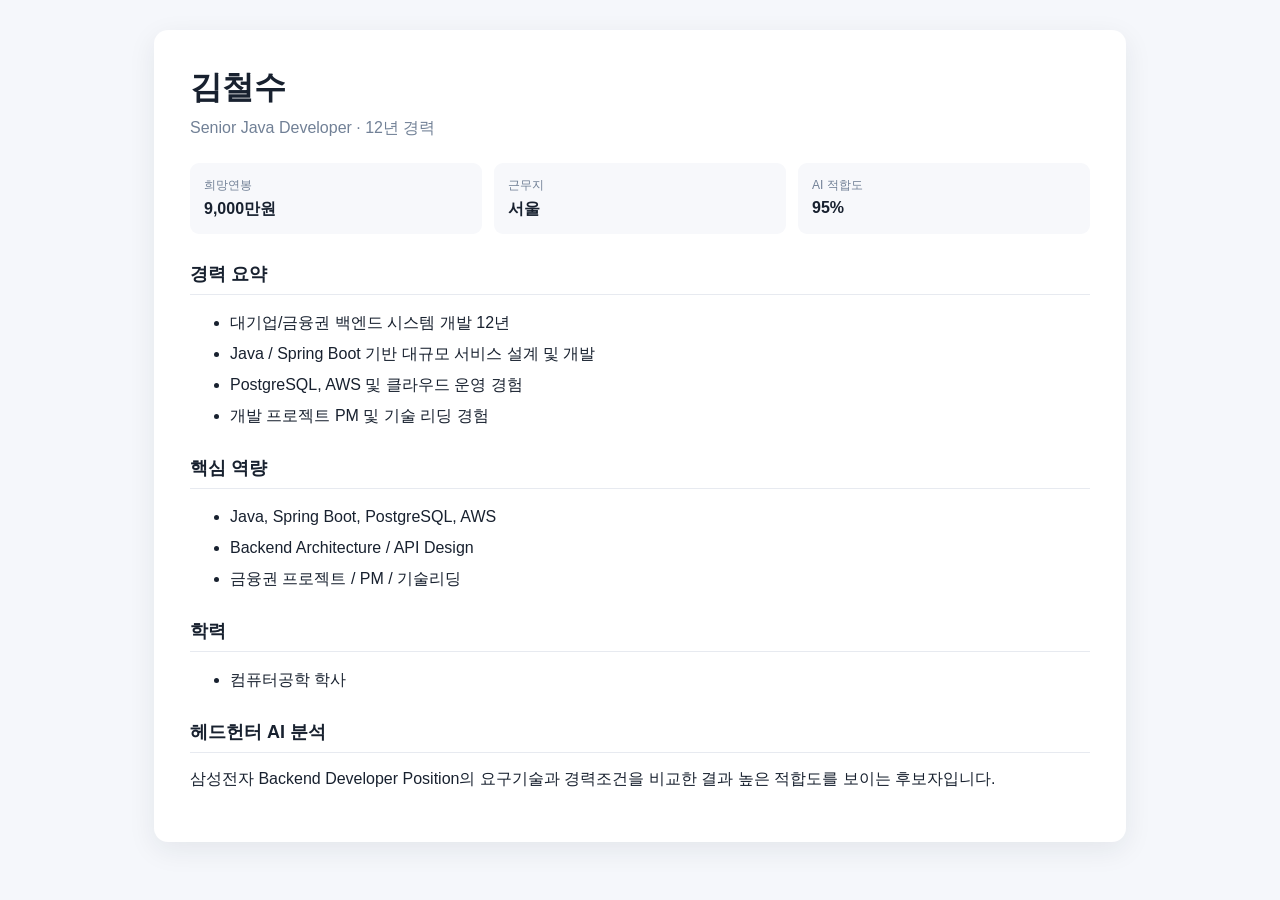
<file: demo_resume_kimcheolsu.html>
<!DOCTYPE html>
<html lang="ko">
<head>
<meta charset="UTF-8">
<meta name="viewport" content="width=device-width, initial-scale=1.0">
<title>김철수 이력서 - Demo</title>
<style>
body{font-family:Arial,'Noto Sans KR',sans-serif;background:#f5f7fb;margin:0;color:#18212f}
.wrap{max-width:900px;margin:30px auto;background:#fff;padding:36px;border-radius:14px;box-shadow:0 8px 28px rgba(31,41,55,.08)}
h1{margin:0 0 8px}.muted{color:#718096}.grid{display:grid;grid-template-columns:repeat(3,1fr);gap:12px;margin:24px 0}
.box{background:#f7f8fb;padding:14px;border-radius:9px}.label{font-size:12px;color:#718096}.value{font-weight:700;margin-top:5px}
h2{font-size:18px;border-bottom:1px solid #e7eaf0;padding-bottom:8px;margin-top:28px}
li{margin:7px 0;line-height:1.5}
@media(max-width:600px){.wrap{margin:0;border-radius:0;padding:22px}.grid{grid-template-columns:1fr 1fr}}
</style>
</head>
<body><div class="wrap">
<h1>김철수</h1><div class="muted">Senior Java Developer · 12년 경력</div>
<div class="grid">
<div class="box"><div class="label">희망연봉</div><div class="value">9,000만원</div></div>
<div class="box"><div class="label">근무지</div><div class="value">서울</div></div>
<div class="box"><div class="label">AI 적합도</div><div class="value">95%</div></div>
</div>
<h2>경력 요약</h2>
<ul><li>대기업/금융권 백엔드 시스템 개발 12년</li><li>Java / Spring Boot 기반 대규모 서비스 설계 및 개발</li><li>PostgreSQL, AWS 및 클라우드 운영 경험</li><li>개발 프로젝트 PM 및 기술 리딩 경험</li></ul>
<h2>핵심 역량</h2>
<ul><li>Java, Spring Boot, PostgreSQL, AWS</li><li>Backend Architecture / API Design</li><li>금융권 프로젝트 / PM / 기술리딩</li></ul>
<h2>학력</h2>
<ul><li>컴퓨터공학 학사</li></ul>
<h2>헤드헌터 AI 분석</h2>
<p>삼성전자 Backend Developer Position의 요구기술과 경력조건을 비교한 결과 높은 적합도를 보이는 후보자입니다.</p>
</div></body></html>
</file>
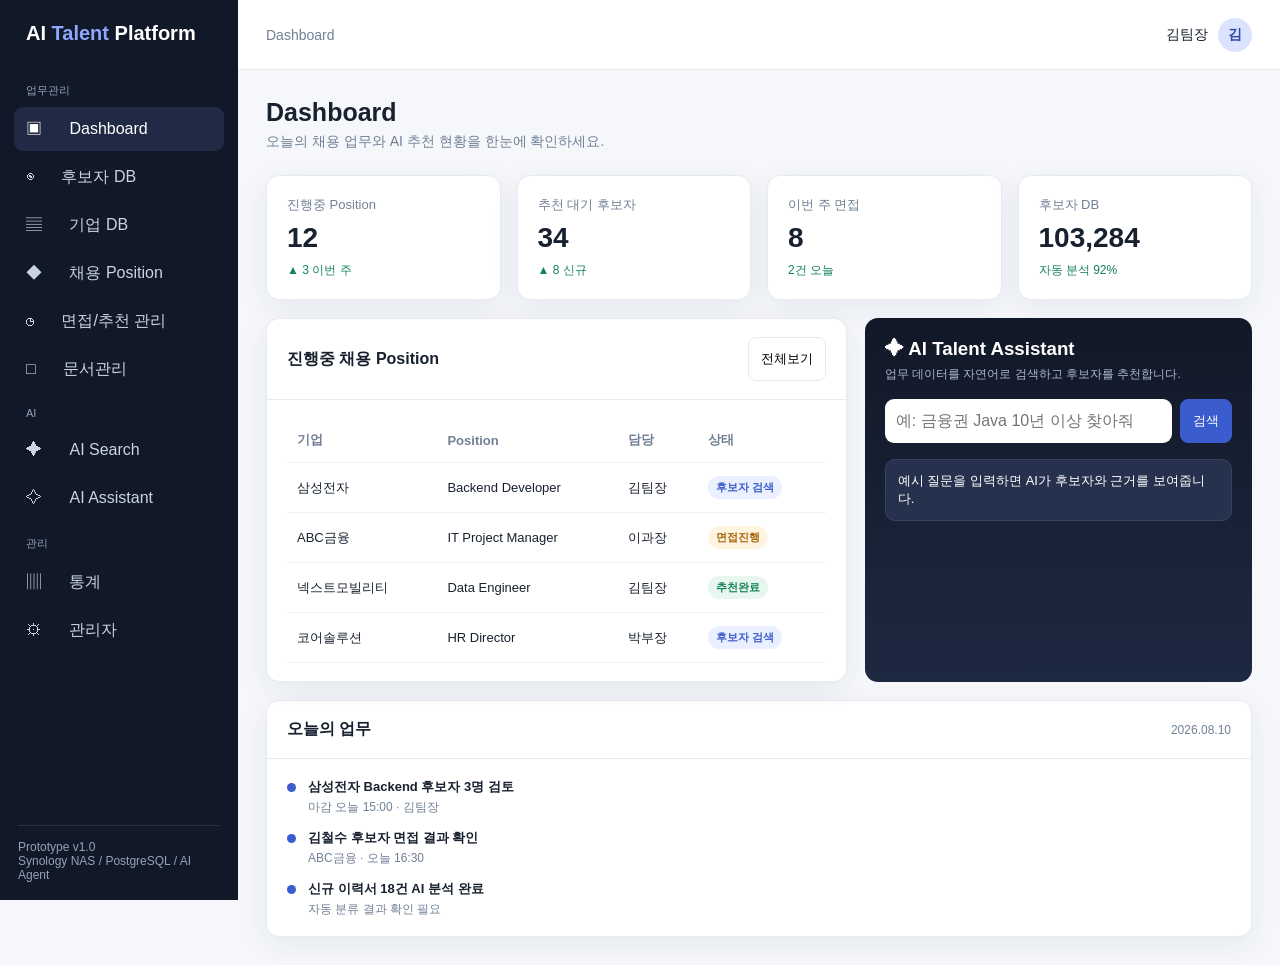
<file: demo_v5.html>
<!DOCTYPE html>
<html lang="ko">
<head>
<meta charset="UTF-8">
<meta name="viewport" content="width=device-width, initial-scale=1.0">
<title>AI Talent Platform Prototype</title>
<style>
:root{
  --bg:#f5f7fb; --panel:#fff; --line:#e7eaf0; --text:#18212f; --muted:#718096;
  --primary:#3b5ccc; --primary2:#eef1ff; --success:#16845b; --warning:#c47a12;
  --danger:#c84b4b; --shadow:0 8px 28px rgba(31,41,55,.07);
}
*{box-sizing:border-box}
body{margin:0;font-family:Inter,"Noto Sans KR",Arial,sans-serif;background:var(--bg);color:var(--text)}
button,input,select{font:inherit}
button{cursor:pointer}
.app{display:flex;min-height:100vh}
.sidebar{width:238px;background:#111827;color:#fff;padding:22px 14px;position:fixed;inset:0 auto 0 0}
.logo{font-size:20px;font-weight:800;padding:0 12px 24px}
.logo span{color:#91a6ff}
.menu-title{font-size:11px;color:#94a3b8;padding:14px 12px 7px;text-transform:uppercase}
.nav button{width:100%;border:0;background:transparent;color:#cbd5e1;text-align:left;padding:11px 12px;border-radius:9px;margin:2px 0}
.nav button:hover,.nav button.active{background:#202a44;color:#fff}
.nav .icon{display:inline-block;width:23px}
.sidebar-bottom{position:absolute;bottom:18px;left:18px;right:18px;border-top:1px solid #273244;padding-top:14px;color:#94a3b8;font-size:12px}
.main{margin-left:238px;width:calc(100% - 238px)}
.topbar{height:70px;background:#fff;border-bottom:1px solid var(--line);display:flex;align-items:center;justify-content:space-between;padding:0 28px;position:sticky;top:0;z-index:5}
.breadcrumb{font-size:14px;color:var(--muted)}
.user{display:flex;align-items:center;gap:10px;font-size:14px}
.avatar{width:34px;height:34px;border-radius:50%;background:#dce3ff;color:#3149a8;display:grid;place-items:center;font-weight:700}
.content{padding:28px;max-width:1500px;margin:auto}
.page{display:none}.page.active{display:block}
h1{margin:0 0 6px;font-size:25px}.sub{color:var(--muted);font-size:14px;margin-bottom:24px}
.grid4{display:grid;grid-template-columns:repeat(4,1fr);gap:16px}
.card{background:var(--panel);border:1px solid var(--line);border-radius:13px;box-shadow:var(--shadow)}
.kpi{padding:20px}.kpi .label{font-size:13px;color:var(--muted)}.kpi .num{font-size:28px;font-weight:800;margin:8px 0}.delta{font-size:12px;color:var(--success)}
.grid2{display:grid;grid-template-columns:1.35fr .9fr;gap:18px;margin-top:18px}
.card-head{display:flex;justify-content:space-between;align-items:center;padding:18px 20px;border-bottom:1px solid var(--line)}
.card-title{font-weight:750}.small{font-size:12px;color:var(--muted)}
.card-body{padding:18px 20px}
.table{width:100%;border-collapse:collapse}.table th,.table td{text-align:left;padding:13px 10px;border-bottom:1px solid #edf0f4;font-size:13px}.table th{color:var(--muted);font-weight:600}
.badge{display:inline-flex;padding:4px 8px;border-radius:999px;font-size:11px;font-weight:700;background:#eef2f7;color:#566273}
.badge.green{background:#e7f7ef;color:#16845b}.badge.blue{background:#eaf0ff;color:#3b5ccc}.badge.orange{background:#fff4df;color:#a7650b}
.btn{border:1px solid var(--line);background:#fff;border-radius:8px;padding:8px 12px;font-size:13px}
.btn.primary{background:var(--primary);border-color:var(--primary);color:#fff}.btn.ghost{background:#f7f8fc}.btn.ai{background:#111827;color:#fff;border-color:#111827}
.actions{display:flex;gap:8px;flex-wrap:wrap}
.searchbox{display:flex;gap:10px;margin-bottom:18px}.searchbox input{flex:1;border:1px solid #dce1ea;border-radius:10px;padding:13px 15px;background:#fff;outline:none}.searchbox input:focus{border-color:#8395e9;box-shadow:0 0 0 3px #eef1ff}
.search-meta{display:flex;justify-content:space-between;align-items:center;margin:8px 0 12px}
.candidate{display:grid;grid-template-columns:1fr auto;gap:15px;padding:16px;border:1px solid var(--line);border-radius:12px;margin-bottom:10px;background:#fff}
.candidate:hover{border-color:#b9c4f3}
.name{font-weight:750;font-size:15px}.role{font-size:13px;color:var(--muted);margin:4px 0 9px}.chips{display:flex;gap:6px;flex-wrap:wrap}.chip{background:#f1f3f7;padding:4px 8px;border-radius:6px;font-size:11px;color:#536072}
.score{font-size:22px;font-weight:800;color:var(--primary);text-align:right}.score small{display:block;font-size:10px;color:var(--muted);font-weight:500}
.ai-panel{background:linear-gradient(180deg,#111827,#1d2841);color:#fff;border-radius:13px;padding:20px;min-height:310px}
.ai-panel h3{margin:0 0 6px}.ai-input{display:flex;gap:8px;margin:16px 0}.ai-input input{flex:1;border:0;border-radius:9px;padding:11px;background:#fff;color:#111}.ai-result{background:#26324d;border:1px solid #37445f;border-radius:10px;padding:12px;margin-top:9px;font-size:13px}
.timeline{display:flex;flex-direction:column;gap:12px}.task{display:flex;gap:12px;align-items:flex-start}.dot{width:9px;height:9px;border-radius:50%;background:var(--primary);margin-top:6px;flex:none}.task b{font-size:13px}.task span{display:block;color:var(--muted);font-size:12px;margin-top:3px}
.detail{display:grid;grid-template-columns:1fr 330px;gap:18px}.profile-head{display:flex;gap:16px;align-items:center}.big-avatar{width:68px;height:68px;border-radius:16px;background:#e6ebff;color:#3b5ccc;display:grid;place-items:center;font-size:22px;font-weight:800}.profile-meta h2{margin:0 0 4px}.profile-meta p{margin:0;color:var(--muted);font-size:13px}.info-grid{display:grid;grid-template-columns:repeat(4,1fr);gap:10px;margin-top:18px}.info{background:#f7f8fb;border-radius:9px;padding:12px}.info label{display:block;color:var(--muted);font-size:11px}.info strong{display:block;margin-top:4px;font-size:13px}
.progress{height:7px;background:#edf0f5;border-radius:20px;overflow:hidden}.progress span{display:block;height:100%;background:var(--primary);border-radius:20px}
.empty{padding:50px;text-align:center;color:var(--muted)}
@media(max-width:1050px){.grid4{grid-template-columns:repeat(2,1fr)}.grid2,.detail{grid-template-columns:1fr}.sidebar{width:190px}.main{margin-left:190px;width:calc(100% - 190px)}}
</style>
<style>
.modal-backdrop{position:fixed;inset:0;background:rgba(15,23,42,.58);display:none;align-items:center;justify-content:center;z-index:50;padding:24px}
.modal-backdrop.show{display:flex}.modal{width:min(900px,96vw);max-height:90vh;overflow:auto;background:#fff;border-radius:14px;box-shadow:0 20px 70px rgba(0,0,0,.22)}
.modal-head{display:flex;justify-content:space-between;align-items:center;padding:18px 22px;border-bottom:1px solid var(--line)}
.modal-body{padding:22px}.modal-close{border:0;background:#f2f4f8;border-radius:8px;width:34px;height:34px}
.form-grid{display:grid;grid-template-columns:repeat(2,1fr);gap:14px}.field label{display:block;color:var(--muted);font-size:12px;margin-bottom:6px}
.field input,.field select,.field textarea{width:100%;border:1px solid #dce1ea;border-radius:8px;padding:10px 11px;background:#fff}.field.full{grid-column:1/-1}
.position-row{cursor:pointer}.position-row:hover{background:#f7f8ff}.position-detail{margin-top:18px}
.toast{position:fixed;right:24px;bottom:24px;background:#111827;color:#fff;padding:13px 17px;border-radius:9px;display:none;z-index:80;font-size:13px}
@media(max-width:700px){.form-grid{grid-template-columns:1fr}.field.full{grid-column:auto}}
</style>
<style>
.interview-list-card{padding:0;background:transparent;box-shadow:none;border:0}
.interview-item{
  background:#fff;border:1px solid #e2e7ef;border-radius:16px;
  padding:20px;margin-bottom:12px;display:flex;align-items:center;
  justify-content:space-between;gap:20px;transition:.15s;
}
.interview-item:hover{box-shadow:0 8px 24px rgba(31,41,55,.06);border-color:#d5dce8}
.interview-main{min-width:0}
.interview-title{font-size:19px;font-weight:800;color:#111827;margin-bottom:8px}
.interview-sub{font-size:14px;color:#718096;margin-bottom:12px}
.interview-actions{display:flex;align-items:center;gap:10px}
.detail-btn{min-width:62px;height:72px;background:#fff;border:1px solid #e1e6ee;border-radius:10px;font-size:14px;cursor:pointer}
.detail-btn:hover{background:#f7f9fc}
.progress-modal{width:min(920px,96vw)}
.progress-summary{
 display:grid;grid-template-columns:repeat(4,1fr);gap:12px;margin-bottom:22px
}
.progress-stat{border:1px solid #e3e8ef;border-radius:12px;padding:14px;background:#fafbfc}
.progress-stat label{display:block;color:#7b8798;font-size:12px;margin-bottom:6px}
.progress-stat strong{font-size:16px;color:#172033}
.progress-line{position:relative;margin:28px 8px 34px}
.progress-line:before{content:"";position:absolute;top:16px;left:16px;right:16px;height:3px;background:#e5eaf1}
.progress-steps{position:relative;display:grid;grid-template-columns:repeat(5,1fr)}
.progress-step{text-align:center;position:relative}
.step-dot{width:32px;height:32px;border-radius:50%;margin:0 auto 9px;background:#e9edf4;color:#8490a0;display:flex;align-items:center;justify-content:center;font-size:13px;font-weight:700;position:relative;z-index:2}
.progress-step.done .step-dot,.progress-step.current .step-dot{background:#4f67d8;color:#fff}
.progress-step.current .step-dot{box-shadow:0 0 0 5px #e8ecff}
.step-title{font-size:13px;font-weight:700;color:#687387}
.progress-step.done .step-title,.progress-step.current .step-title{color:#25304a}
.progress-detail-box{background:#f7f9fc;border:1px solid #e3e8ef;border-radius:12px;padding:18px;margin-top:10px}
.progress-detail-box h3{margin:0 0 12px;font-size:16px}
.progress-detail-row{display:grid;grid-template-columns:120px 1fr;padding:8px 0;border-bottom:1px solid #e5e9ef;font-size:13px}
.progress-detail-row:last-child{border-bottom:0}
.progress-detail-row .label{color:#7b8798}
@media(max-width:700px){
 .interview-item{align-items:flex-start}.interview-actions{flex-shrink:0}
 .progress-summary{grid-template-columns:repeat(2,1fr)}
 .progress-steps{grid-template-columns:1fr}
 .progress-line:before{display:none}.progress-step{text-align:left;display:flex;align-items:center;gap:10px;margin:8px 0}
 .step-dot{margin:0}
}
</style>

<style>
html,body{width:100%;max-width:100%;overflow-x:hidden;-webkit-text-size-adjust:100%;text-size-adjust:100%}
*{box-sizing:border-box}
body{margin:0;min-width:320px}
button,input,select,textarea{font:inherit}
button,.btn,.nav button{min-height:44px;touch-action:manipulation;-webkit-tap-highlight-color:transparent}
img,svg{max-width:100%;height:auto}

@media(max-width:768px){
  h1{font-size:27px!important;line-height:1.25}
  h2{font-size:21px!important}
  .sub{font-size:14px!important;line-height:1.55}
  .nav{overflow-x:auto;white-space:nowrap;-webkit-overflow-scrolling:touch;scrollbar-width:none}
  .nav::-webkit-scrollbar{display:none}
  .nav button{flex:0 0 auto;padding:10px 13px!important;font-size:13px!important}
  .card{border-radius:13px!important}
  .form-grid{grid-template-columns:1fr!important;gap:12px!important}
  .field.full{grid-column:auto!important}
  .field input,.field select,.field textarea{min-height:44px;font-size:16px}
  .card-body:has(.table){overflow-x:auto;-webkit-overflow-scrolling:touch}
  table.table{min-width:680px}
  .candidate,.interview-item{padding:15px!important;gap:12px!important;border-radius:12px!important}
  .candidate .name,.interview-title{font-size:16px!important;line-height:1.45}
  .candidate .role,.interview-sub{font-size:13px!important;line-height:1.45}
  .chips{display:flex;flex-wrap:wrap;gap:5px}
  .chip,.badge{font-size:11px!important}
  .score{font-size:20px!important;white-space:nowrap}
  .interview-actions{flex-shrink:0}
  .detail-btn{min-width:58px;min-height:58px}
  .modal-backdrop{padding:8px!important;align-items:flex-end}
  .modal{width:100%!important;max-width:100%!important;max-height:94vh!important;border-radius:18px 18px 0 0!important;margin:0!important}
  .modal-head{padding:15px 16px!important;position:sticky;top:0;background:#fff;z-index:2}
  .modal-body{padding:16px!important}
  .profile-head{gap:10px!important}
  .profile-meta h2{font-size:20px!important}
  .info-grid,.progress-summary{grid-template-columns:1fr 1fr!important;gap:8px!important}
  .info{padding:12px!important}
  .progress-line{margin:20px 0!important}
  .progress-steps{grid-template-columns:1fr!important;gap:4px}
  .progress-line:before{display:none!important}
  .progress-step{display:flex!important;align-items:center;gap:10px;text-align:left!important;padding:6px 0}
  .step-dot{flex:0 0 32px;margin:0!important}
  .progress-detail-row{grid-template-columns:85px 1fr!important;gap:8px;line-height:1.5}
  .actions{display:flex;flex-wrap:wrap;gap:8px}
  .actions .btn{flex:1 1 140px}
  .ai-panel{padding:16px!important}
}
@media(max-width:420px){
  h1{font-size:24px!important}
  .card-body{padding:14px!important}
  .interview-item{align-items:stretch!important}
  .info-grid,.progress-summary{grid-template-columns:1fr!important}
  .detail-btn{min-width:54px;min-height:54px}
}
</style>

</head>
<body>
<div class="app">
<aside class="sidebar">
  <div class="logo">AI <span>Talent</span> Platform</div>
  <div class="menu-title">업무관리</div>
  <div class="nav">
    <button class="active" data-page="dashboard">▣ <span class="icon"></span>Dashboard</button>
    <button data-page="candidates">◉ <span class="icon"></span>후보자 DB</button>
    <button data-page="companies">▤ <span class="icon"></span>기업 DB</button>
    <button data-page="projects">◆ <span class="icon"></span>채용 Position</button>
    <button data-page="interviews">◷ <span class="icon"></span>면접/추천 관리</button>
    <button data-page="documents">□ <span class="icon"></span>문서관리</button>
  </div>
  <div class="menu-title">AI</div>
  <div class="nav">
    <button data-page="aisearch">✦ <span class="icon"></span>AI Search</button>
    <button data-page="aiassistant">✧ <span class="icon"></span>AI Assistant</button>
  </div>
  <div class="menu-title">관리</div>
  <div class="nav">
    <button data-page="stats">▥ <span class="icon"></span>통계</button>
    <button data-page="settings">⚙ <span class="icon"></span>관리자</button>
  </div>
  <div class="sidebar-bottom">Prototype v1.0<br>Synology NAS / PostgreSQL / AI Agent</div>
</aside>

<main class="main">
<header class="topbar"><div class="breadcrumb" id="crumb">Dashboard</div><div class="user"><span>김팀장</span><div class="avatar">김</div></div></header>
<section class="content">

<div id="dashboard" class="page active">
<h1>Dashboard</h1><div class="sub">오늘의 채용 업무와 AI 추천 현황을 한눈에 확인하세요.</div>
<div class="grid4">
 <div class="card kpi"><div class="label">진행중 Position</div><div class="num">12</div><div class="delta">▲ 3 이번 주</div></div>
 <div class="card kpi"><div class="label">추천 대기 후보자</div><div class="num">34</div><div class="delta">▲ 8 신규</div></div>
 <div class="card kpi"><div class="label">이번 주 면접</div><div class="num">8</div><div class="delta">2건 오늘</div></div>
 <div class="card kpi"><div class="label">후보자 DB</div><div class="num">103,284</div><div class="delta">자동 분석 92%</div></div>
</div>
<div class="grid2">
 <div class="card"><div class="card-head"><div class="card-title">진행중 채용 Position</div><button class="btn" onclick="go('projects')">전체보기</button></div><div class="card-body">
<table class="table"><thead><tr><th>기업</th><th>Position</th><th>담당</th><th>상태</th></tr></thead><tbody>
<tr><td>삼성전자</td><td>Backend Developer</td><td>김팀장</td><td><span class="badge blue">후보자 검색</span></td></tr>
<tr><td>ABC금융</td><td>IT Project Manager</td><td>이과장</td><td><span class="badge orange">면접진행</span></td></tr>
<tr><td>넥스트모빌리티</td><td>Data Engineer</td><td>김팀장</td><td><span class="badge green">추천완료</span></td></tr>
<tr><td>코어솔루션</td><td>HR Director</td><td>박부장</td><td><span class="badge blue">후보자 검색</span></td></tr>
</tbody></table></div></div>
 <div class="ai-panel"><h3>✦ AI Talent Assistant</h3><div style="color:#aeb9cc;font-size:12px">업무 데이터를 자연어로 검색하고 후보자를 추천합니다.</div>
 <div class="ai-input"><input id="dashAi" placeholder="예: 금융권 Java 10년 이상 찾아줘"><button class="btn primary" onclick="runAi('dashAi','dashResult')">검색</button></div>
 <div id="dashResult" class="ai-result">예시 질문을 입력하면 AI가 후보자와 근거를 보여줍니다.</div></div>
</div>
<div class="card" style="margin-top:18px"><div class="card-head"><div class="card-title">오늘의 업무</div><span class="small">2026.08.10</span></div><div class="card-body timeline">
<div class="task"><i class="dot"></i><div><b>삼성전자 Backend 후보자 3명 검토</b><span>마감 오늘 15:00 · 김팀장</span></div></div>
<div class="task"><i class="dot"></i><div><b>김철수 후보자 면접 결과 확인</b><span>ABC금융 · 오늘 16:30</span></div></div>
<div class="task"><i class="dot"></i><div><b>신규 이력서 18건 AI 분석 완료</b><span>자동 분류 결과 확인 필요</span></div></div>
</div></div>
</div>

<div id="candidates" class="page">
<h1>후보자 DB</h1><div class="sub">103,284명의 후보자 정보를 검색하고 관리합니다.</div>
<div class="searchbox"><input id="candidateSearch" value="금융권 Java 10년 이상 PM 경험" placeholder="이름, 회사, 기술 또는 자연어로 검색"><button class="btn ai" onclick="candidateSearch()">✦ AI 검색</button><button class="btn primary">+ 후보자 등록</button></div>
<div class="search-meta"><span class="small">AI 매칭 결과 <b style="color:#18212f">27명</b></span><select class="btn"><option>적합도순</option><option>최신등록순</option></select></div>
<div id="candidateList"></div>
</div>

<div id="aisearch" class="page">
<h1>AI Search</h1><div class="sub">후보자 조건을 문장으로 입력하면 AI가 DB와 이력서를 함께 분석합니다.</div>
<div class="card" style="padding:20px"><div class="searchbox"><input id="aiSearchInput" placeholder='예: "금융권에서 Java 10년 이상, PM 경험이 있는 서울 근무 가능자"'><button class="btn ai" onclick="runAISearch()">✦ AI 검색</button></div>
<div id="aiSearchResult" class="empty">검색 조건을 입력해 주세요.</div></div>
</div>

<div id="aiassistant" class="page">
<h1>AI Assistant</h1><div class="sub">헤드헌터의 반복 업무를 AI가 지원합니다.</div>
<div class="detail"><div class="card"><div class="card-head"><div class="card-title">대화형 업무 지원</div></div><div class="card-body" id="chatArea">
<div class="ai-result" style="background:#f5f7fb;color:#18212f;border-color:#e4e8ef">안녕하세요. 후보자 검색, 채용 Position 분석, 이력서 요약, 추천메일 작성 등을 도와드릴 수 있습니다.</div>
</div><div class="card-body"><div class="searchbox"><input id="chatInput" placeholder="예: 삼성전자 포지션에 적합한 후보자 3명 추천해줘"><button class="btn ai" onclick="chat()">전송</button></div></div></div>
<div class="card"><div class="card-head"><div class="card-title">빠른 업무</div></div><div class="card-body actions">
<button class="btn" onclick="quick('후보자 추천')">후보자 추천</button><button class="btn" onclick="quick('이력서 요약')">이력서 요약</button><button class="btn" onclick="quick('추천메일 작성')">추천메일 작성</button><button class="btn" onclick="quick('채용현황 요약')">채용현황 요약</button>
</div></div></div>
</div>

<div id="companies" class="page">
<h1>기업 DB</h1><div class="sub">고객사, 담당자, 계약 및 채용 이력을 관리합니다.</div>
<div class="card"><div class="card-head"><div class="card-title">주요 고객사</div><button class="btn primary" onclick="openCompanyForm()">+ 기업 등록</button></div>
<div class="card-body"><table class="table"><thead><tr><th>기업명</th><th>담당자</th><th>연락처</th><th>진행 Position</th><th>계약상태</th></tr></thead><tbody id="companyTableBody"></tbody></table></div></div></div>

<div id="projects" class="page">
<div class="card" style="margin-bottom:18px"><div class="card-body"><b>채용 Position</b> · 기업별 채용의뢰를 등록하고 기업/Position을 클릭하면 AI 추천 후보자를 확인할 수 있습니다.</div></div>
<h1>채용 Position</h1><div class="sub">기업별 채용 의뢰, AI 후보자 추천, 면접 등록을 한 화면에서 관리합니다.</div>
<div class="card"><div class="card-head"><div class="card-title">진행 Position</div><button class="btn primary" onclick="openPositionForm()">+ Position 등록</button></div>
<div class="card-body"><table class="table"><thead><tr><th>기업</th><th>Position</th><th>경력</th><th>마감</th><th>후보자</th><th>진행상태</th></tr></thead><tbody id="positionTableBody"></tbody></table>
<div id="positionRecommendationArea"></div></div></div></div>

<div id="interviews" class="page">
<h1>면접 / 추천 관리</h1>
<div class="sub">추천 후보자와 면접 일정을 단계별로 관리합니다.</div>

<div class="card interview-list-card">
  <div class="card-body" id="interviewList"></div>
</div>
</div>

<div id="documents" class="page"><h1>문서관리</h1><div class="sub">이력서, 계약서, 포트폴리오를 NAS에 안전하게 저장합니다.</div><div class="card"><div class="card-head"><div class="card-title">최근 문서</div><button class="btn primary">+ 업로드</button></div><div class="card-body"><table class="table"><thead><tr><th>파일명</th><th>분류</th><th>저장위치</th><th>AI 분석</th></tr></thead><tbody><tr><td>김철수_이력서.pdf</td><td>이력서</td><td>NAS / Candidates</td><td><span class="badge green">완료</span></td></tr><tr><td>ABC금융_채용계약서.pdf</td><td>계약서</td><td>NAS / Contracts</td><td><span class="badge green">완료</span></td></tr><tr><td>박민수_Portfolio.pdf</td><td>포트폴리오</td><td>NAS / Candidates</td><td><span class="badge orange">분석중</span></td></tr></tbody></table></div></div></div>

<div id="stats" class="page"><h1>통계</h1><div class="sub">채용 성과와 후보자 DB 현황을 확인합니다.</div><div class="grid4"><div class="card kpi"><div class="label">이번 달 추천</div><div class="num">86</div><div class="delta">▲ 14%</div></div><div class="card kpi"><div class="label">면접 전환율</div><div class="num">42%</div><div class="delta">▲ 5.2%p</div></div><div class="card kpi"><div class="label">채용 성공</div><div class="num">19</div><div class="delta">▲ 3건</div></div><div class="card kpi"><div class="label">AI 추천 적중률</div><div class="num">91%</div><div class="delta">최근 30일</div></div></div></div>

<div id="settings" class="page"><h1>관리자</h1><div class="sub">사용자 권한, NAS 상태, AI 설정을 관리합니다.</div><div class="card"><div class="card-body"><div class="info-grid"><div class="info"><label>NAS 저장공간</label><strong>1.2TB / 4TB</strong><div class="progress" style="margin-top:8px"><span style="width:30%"></span></div></div><div class="info"><label>DB 상태</label><strong style="color:#16845b">정상</strong></div><div class="info"><label>마지막 백업</label><strong>오늘 03:00</strong></div><div class="info"><label>AI 모델</label><strong>Qwen / API</strong></div></div></div></div></div>

</section>
</main>
</div>

<div id="companyModal" class="modal-backdrop"><div class="modal"><div class="modal-head"><b>기업 등록</b><button class="modal-close" onclick="closeModal('companyModal')">✕</button></div><div class="modal-body"><div class="form-grid">
<div class="field"><label>기업명 *</label><input id="newCompanyName"></div><div class="field"><label>업종</label><input id="newCompanyIndustry"></div>
<div class="field"><label>담당자 *</label><input id="newCompanyContact"></div><div class="field"><label>연락처</label><input id="newCompanyPhone"></div>
<div class="field full"><label>메모</label><textarea id="newCompanyMemo" rows="3"></textarea></div></div>
<div class="actions" style="justify-content:flex-end;margin-top:18px"><button class="btn" onclick="closeModal('companyModal')">취소</button><button class="btn primary" onclick="saveCompany()">등록</button></div></div></div></div>
<div id="positionModal" class="modal-backdrop"><div class="modal"><div class="modal-head"><b>채용 Position 신규 등록</b><button class="modal-close" onclick="closeModal('positionModal')">✕</button></div><div class="modal-body"><div class="form-grid">
<div class="field"><label>기업 *</label><select id="newPositionCompany"></select></div><div class="field"><label>Position *</label><input id="newPositionName"></div>
<div class="field"><label>경력조건</label><input id="newPositionCareer" value="5~10년"></div><div class="field"><label>채용인원</label><input id="newPositionCount" value="1명"></div>
<div class="field"><label>마감일</label><input id="newPositionDeadline" type="date" value="2026-08-31"></div><div class="field"><label>담당 헤드헌터</label><input id="newPositionManager" value="김팀장"></div>
<div class="field full"><label>필수 기술 / 역량</label><input id="newPositionSkills" value="Java, Spring Boot, PostgreSQL, AWS"></div>
<div class="field full"><label>채용 요구사항</label><textarea id="newPositionDesc" rows="4">대규모 서비스 백엔드 개발 경험 및 협업 능력 보유자.</textarea></div></div>
<div class="actions" style="justify-content:flex-end;margin-top:18px"><button class="btn" onclick="closeModal('positionModal')">취소</button><button class="btn primary" onclick="savePosition()">등록</button></div></div></div></div>
<div id="candidateModal" class="modal-backdrop"><div class="modal"><div class="modal-head"><div><b id="candidateModalTitle">후보자 상세</b><div class="small">AI 추천 후보자 요약</div></div><button class="modal-close" onclick="closeModal('candidateModal')">✕</button></div><div class="modal-body" id="candidateModalBody"></div></div></div>
<div id="toast" class="toast"></div>
<div id="interviewDetailModal" class="modal-backdrop">
  <div class="modal progress-modal">
    <div class="modal-head">
      <div>
        <b id="interviewDetailTitle">면접 진행사항</b>
        <div class="small" id="interviewDetailSub"></div>
      </div>
      <button class="modal-close" onclick="closeModal('interviewDetailModal')">✕</button>
    </div>
    <div class="modal-body" id="interviewDetailBody"></div>
  </div>
</div>


<script>
const names=['김철수','이영희','박민수','최지훈','정하늘'];
const data=[
 ['김철수','Senior Java Developer','○○금융 · 12년','95%',['Java','Spring','금융권','PM']],
 ['이영희','Backend Engineer','△△은행 · 10년','91%',['Java','Spring','금융권','AWS']],
 ['박민수','Tech Lead','ABC시스템 · 11년','87%',['Java','AWS','PM','Cloud']],
 ['최지훈','Software Architect','○○카드 · 13년','84%',['Java','Architecture','금융권']],
 ['정하늘','Project Manager','△△IT · 9년','82%',['PM','금융권','Agile']]
];
function renderCandidates(){
 const q=(document.getElementById('candidateSearch')?.value||'').trim();
 document.getElementById('candidateList').innerHTML=data.map((d,i)=>`<div class="candidate" onclick="showCandidate('${d[0]}')"><div><div class="name">${d[0]}</div><div class="role">${d[1]} · ${d[2]}</div><div class="chips">${d[4].map(x=>`<span class="chip">${x}</span>`).join('')}</div></div><div><div class="score">${d[3]}<small>AI 적합도</small></div><button class="btn" style="margin-top:8px" onclick="event.stopPropagation();showCandidate('${d[0]}')">상세</button></div></div>`).join('');
}
renderCandidates();
function go(page){
 document.querySelectorAll('.page').forEach(p=>p.classList.remove('active'));
 document.getElementById(page).classList.add('active');
 document.querySelectorAll('.nav button').forEach(b=>b.classList.toggle('active',b.dataset.page===page));
 const label=document.querySelector(`[data-page="${page}"]`)?.textContent.trim()||page;
 document.getElementById('crumb').textContent=label;
 if(page==='candidates') renderCandidates();
 window.scrollTo(0,0);
}
document.querySelectorAll('.nav button').forEach(b=>b.addEventListener('click',()=>go(b.dataset.page)));
function candidateSearch(){renderCandidates(); alert('AI가 103,284명의 후보자 DB와 문서를 분석했습니다. 적합도순 27명을 찾았습니다.');}
function showCandidate(name){
 const d=data.find(x=>x[0]===name);
 document.getElementById('candidateList').innerHTML=`<div class="card"><div class="card-head"><button class="btn" onclick="renderCandidates()">← 목록</button><div class="actions"><button class="btn">이력서</button><button class="btn primary">추천메일 작성</button></div></div><div class="card-body"><div class="profile-head"><div class="big-avatar">${name[0]}</div><div class="profile-meta"><h2>${d[0]}</h2><p>${d[1]} · ${d[2]}</p></div></div><div class="info-grid"><div class="info"><label>AI 적합도</label><strong style="color:#3b5ccc">${d[3]}</strong></div><div class="info"><label>경력</label><strong>12년</strong></div><div class="info"><label>희망연봉</label><strong>9,000만원</strong></div><div class="info"><label>근무지</label><strong>서울</strong></div></div><h3 style="margin-top:25px">AI 분석</h3><p style="font-size:13px;line-height:1.7">금융권 경력과 Java/Spring 기술 역량이 채용 Position과 높은 수준으로 일치합니다. PM 경험이 있어 기술 리딩 역할까지 수행할 가능성이 높습니다.</p><h3>핵심 역량</h3><div class="chips">${d[4].map(x=>`<span class="chip">${x} ★★★★★</span>`).join('')}</div></div></div>`;
}
function runAi(inputId,resultId){
 const v=document.getElementById(inputId).value.trim();
 document.getElementById(resultId).innerHTML=v?`<b>AI 분석 결과</b><br><br>조건에 맞는 후보자 <strong>27명</strong>을 찾았습니다.<br>Top 후보: <b>김철수(95%)</b>, 이영희(91%), 박민수(87%).<br><span style="color:#aeb9cc">근거: 금융권 경력 · Java/Spring · PM 경험 · 경력연차</span>`:'검색 조건을 입력해 주세요.';
}
function runAISearch(){
 const v=document.getElementById('aiSearchInput').value.trim();
 document.getElementById('aiSearchResult').innerHTML=v?`<div style="text-align:left"><div class="search-meta"><b>AI 매칭 결과 27명</b><span class="badge blue">적합도순</span></div>${data.slice(0,4).map(d=>`<div class="candidate"><div><div class="name">${d[0]}</div><div class="role">${d[1]} · ${d[2]}</div><div class="chips">${d[4].map(x=>`<span class="chip">${x}</span>`).join('')}</div></div><div class="score">${d[3]}<small>AI 적합도</small></div></div>`).join('')}</div>`:'검색 조건을 입력해 주세요.';
}
function chat(){
 const input=document.getElementById('chatInput'), v=input.value.trim(); if(!v)return;
 const area=document.getElementById('chatArea');
 area.innerHTML += `<div style="margin:12px 0;padding:12px;border-radius:10px;background:#eef1ff;font-size:13px"><b>나</b><br>${v}</div>`;
 area.innerHTML += `<div class="ai-result" style="background:#f5f7fb;color:#18212f;border-color:#e4e8ef"><b>AI</b><br><br>요청하신 업무를 분석했습니다. 후보자 DB와 채용 Position 정보를 기준으로 <b>김철수(95%), 이영희(91%), 박민수(87%)</b>를 추천합니다.<br><br><button class="btn primary" onclick="go('candidates')">후보자 보기</button></div>`;
 input.value='';
}
function quick(t){document.getElementById('chatInput').value=t+' 요청해줘';chat();}
</script>

<script>
const hhCompanies=[
 {id:1,name:'삼성전자',contact:'홍길동',phone:'02-1111-1111',positions:4,status:'계약중'},
 {id:2,name:'ABC금융',contact:'김상무',phone:'02-2222-2222',positions:2,status:'계약중'},
 {id:3,name:'넥스트모빌리티',contact:'이정민',phone:'02-3333-3333',positions:3,status:'진행중'}
];
const hhPositions=[
 {id:1,company:'삼성전자',name:'Backend Developer',career:'5~10년',deadline:'2026-08-20',count:'2명',skills:'Java, Spring Boot, PostgreSQL, AWS',status:'검색중'},
 {id:2,company:'ABC금융',name:'IT Project Manager',career:'7~12년',deadline:'2026-08-18',count:'1명',skills:'PM, 금융권, Agile, IT',status:'면접'},
 {id:3,company:'넥스트모빌리티',name:'Data Engineer',career:'5~10년',deadline:'2026-08-25',count:'2명',skills:'Python, AWS, Data',status:'추천완료'}
];
let hhInterviews=[{candidate:'김철수',company:'삼성전자',position:'Backend Developer',date:'2026-08-12',status:'면접예정'}];
function hEsc(v){return String(v??'').replace(/[&<>"']/g,m=>({'&':'&amp;','<':'&lt;','>':'&gt;','"':'&quot;',"'":'&#39;'}[m]));}
function hToast(m){const t=document.getElementById('toast');t.textContent=m;t.style.display='block';setTimeout(()=>t.style.display='none',2200);}
function openModal(id){document.getElementById(id).classList.add('show')}
function closeModal(id){document.getElementById(id).classList.remove('show')}

function renderCompanies(){
 document.getElementById('companyTableBody').innerHTML=hhCompanies.map(c=>`<tr><td><b>${hEsc(c.name)}</b></td><td>${hEsc(c.contact)}</td><td>${hEsc(c.phone)}</td><td>${c.positions}건</td><td><span class="badge ${c.status==='계약중'?'green':'blue'}">${hEsc(c.status)}</span></td></tr>`).join('');
}
function openCompanyForm(){['newCompanyName','newCompanyIndustry','newCompanyContact','newCompanyPhone','newCompanyMemo'].forEach(id=>document.getElementById(id).value='');openModal('companyModal')}
function saveCompany(){
 const name=document.getElementById('newCompanyName').value.trim(), contact=document.getElementById('newCompanyContact').value.trim();
 if(!name||!contact){alert('기업명과 담당자는 필수입니다.');return}
 hhCompanies.push({id:Date.now(),name,contact,phone:document.getElementById('newCompanyPhone').value.trim()||'-',positions:0,status:'신규'});
 closeModal('companyModal');renderCompanies();go('companies');hToast(`"${name}" 기업이 등록되었습니다.`);
}

function openPositionForm(){
 document.getElementById('newPositionCompany').innerHTML=hhCompanies.map(c=>`<option>${hEsc(c.name)}</option>`).join('');
 openModal('positionModal');
}
function savePosition(){
 const company=document.getElementById('newPositionCompany').value,name=document.getElementById('newPositionName').value.trim();
 if(!company||!name){alert('기업과 Position은 필수입니다.');return}
 hhPositions.push({id:Date.now(),company,name,career:document.getElementById('newPositionCareer').value,deadline:document.getElementById('newPositionDeadline').value,count:document.getElementById('newPositionCount').value,skills:document.getElementById('newPositionSkills').value,status:'신규'});
 const c=hhCompanies.find(x=>x.name===company);if(c)c.positions++;
 closeModal('positionModal');renderPositions();go('projects');hToast(`"${company} - ${name}" Position이 등록되었습니다.`);
}
function renderPositions(){
 document.getElementById('positionTableBody').innerHTML=hhPositions.map(p=>`<tr class="position-row" onclick="showPositionRecommendations(${p.id})"><td><b>${hEsc(p.company)}</b></td><td>${hEsc(p.name)}</td><td>${hEsc(p.career)}</td><td>${hEsc(p.deadline)}</td><td>${p.count} / <b>AI 추천 5명</b></td><td><span class="badge ${p.status==='면접'?'orange':p.status==='추천완료'?'green':'blue'}">${hEsc(p.status)}</span></td></tr>`).join('');
 document.getElementById('positionRecommendationArea').innerHTML='';
}
function showPositionRecommendations(id){
 const p=hhPositions.find(x=>x.id===id);
 const ranked=(typeof data!=='undefined'?data:[]).slice(0,5);
 document.getElementById('positionRecommendationArea').innerHTML=`<div class="position-detail card"><div class="card-head"><div><b>${hEsc(p.company)} · ${hEsc(p.name)}</b><div class="small">필수역량: ${hEsc(p.skills)} · ${hEsc(p.career)}</div></div><span class="badge blue">AI 추천 후보자 5명</span></div><div class="card-body"><div class="notice">기업/Position 요구사항과 후보자 DB의 경력·기술·산업 경험을 AI가 비교하여 적합도순으로 추천합니다.</div><div style="margin-top:16px">${ranked.map((d,i)=>`<div class="candidate" onclick="openCandidateModal('${hEsc(d[0])}',${p.id})"><div><div class="name">${hEsc(d[0])} <span class="badge ${i<3?'green':'blue'}">${i+1}순위</span></div><div class="role">${hEsc(d[1])} · ${hEsc(d[2])}</div><div class="chips">${d[4].map(x=>`<span class="chip">${hEsc(x)}</span>`).join('')}</div></div><div><div class="score">${hEsc(d[3])}<small>AI 적합도</small></div><button class="btn" onclick="event.stopPropagation();openCandidateModal('${hEsc(d[0])}',${p.id})">상세</button></div></div>`).join('')}</div></div></div>`;
 document.getElementById('positionRecommendationArea').scrollIntoView({behavior:'smooth',block:'start'});
}
function openCandidateModal(name,pid){
 const d=data.find(x=>x[0]===name),p=hhPositions.find(x=>x.id===pid);
 document.getElementById('candidateModalTitle').textContent=`${name} · 후보자 정보`;
 document.getElementById('candidateModalBody').innerHTML=`<div class="profile-head"><div class="big-avatar">${hEsc(name[0])}</div><div class="profile-meta"><h2>${hEsc(d[0])}</h2><p>${hEsc(d[1])} · ${hEsc(d[2])}</p></div></div><div class="info-grid"><div class="info"><label>AI 적합도</label><strong style="color:#3b5ccc">${hEsc(d[3])}</strong></div><div class="info"><label>희망연봉</label><strong>${hEsc(d[6])}</strong></div><div class="info"><label>근무지</label><strong>${hEsc(d[5])}</strong></div><div class="info"><label>핵심기술</label><strong>${d[4].map(hEsc).join(', ')}</strong></div></div><h3>AI 후보자 요약</h3><div class="ai-panel" style="min-height:auto"><h3>✦ ${hEsc(d[0])} 추천 분석</h3><p style="color:#cbd5e1;line-height:1.7">${hEsc(p.company)}의 ${hEsc(p.name)} 요구사항과 후보자 경력/기술을 비교한 결과입니다.</p><b>추천 근거</b><br><span style="color:#cbd5e1">경력 적합성 · 기술 적합성 · 산업 경험 · 직무 연관성</span></div><div class="actions" style="justify-content:flex-end;margin-top:20px"><button class="btn" onclick="openResume('${hEsc(d[7])}','${hEsc(d[0])}')">📄 이력서</button><button class="btn primary" onclick="registerInterview('${hEsc(d[0])}',${p.id})">면접등록</button></div>`;
 openModal('candidateModal');
}
function openResume(path,name){const w=window.open(path,'_blank');if(!w)alert('브라우저의 팝업 차단을 해제해주세요.');hToast(`${name} 이력서를 열었습니다. 실제 운영에서는 NAS 원본 파일 URL을 연결합니다.`)}
function registerInterview(name,pid){
 const p=hhPositions.find(x=>x.id===pid);
 if(!hhInterviews.some(x=>x.candidate===name&&x.company===p.company&&x.position===p.name))hhInterviews.push({candidate:name,company:p.company,position:p.name,date:'일정 미등록',status:'면접등록'});
 closeModal('candidateModal');go('interviews');hToast(`${name} 후보자가 면접/추천 관리에 등록되었습니다.`);
}
function renderInterviews(){
 document.getElementById('interviewCount').textContent=hhInterviews.length+'명';
 document.getElementById('interviewList').innerHTML=hhInterviews.map(x=>`<div class="candidate"><div><div class="name">${hEsc(x.candidate)} · ${hEsc(x.company)} ${hEsc(x.position)}</div><div class="role">${x.date==='일정 미등록'?'면접 일정 미등록':`면접일 ${hEsc(x.date)}`}</div><span class="badge ${x.status==='면접등록'?'blue':'orange'}">${hEsc(x.status)}</span></div><button class="btn primary" onclick="alert('면접 일정 등록\\n후보자: ${hEsc(x.candidate)}\\n기업: ${hEsc(x.company)}')">면접일정</button></div>`).join('');
}
function go(page){
 document.querySelectorAll('.page').forEach(p=>p.classList.remove('active'));
 document.getElementById(page).classList.add('active');
 document.querySelectorAll('.nav button').forEach(b=>b.classList.toggle('active',b.dataset.page===page));
 document.getElementById('crumb').textContent=document.querySelector(`[data-page="${page}"]`)?.textContent.trim()||page;
 if(page==='candidates')renderCandidates();if(page==='companies')renderCompanies();if(page==='projects')renderPositions();if(page==='interviews')renderInterviews();
 window.scrollTo(0,0);
}
document.querySelectorAll('.nav button').forEach(b=>b.addEventListener('click',()=>go(b.dataset.page)));
renderCandidates();renderCompanies();renderPositions();renderInterviews();
</script>

<script>
/* ===== 면접/추천 관리 V2 UI ===== */
const interviewProgress = {
  '김철수': {
    company:'삼성전자', position:'Backend Developer', career:'12년',
    schedule:'2026-08-12 14:00', status:'면접예정',
    current:3,
    steps:[
      ['추천완료','2026-08-09','AI 추천 및 후보자 검토 완료'],
      ['후보자 수락','2026-08-10','후보자 면접 참여 의사 확인'],
      ['면접예정','2026-08-12 14:00','삼성전자 2차 면접 예정'],
      ['최종 결과','-','면접 결과 입력 대기'],
      ['채용완료','-','채용 확정 시 완료']
    ],
    note:'AI 적합도 95%. Java/Spring 기반 금융·대기업 프로젝트 경험이 Position 요구사항과 높은 수준으로 일치합니다.'
  },
  '이영희': {
    company:'ABC금융', position:'IT PM', career:'10년',
    schedule:'최종 결과 대기', status:'결과대기',
    current:4,
    steps:[
      ['추천완료','2026-08-04','AI 추천 및 후보자 검토 완료'],
      ['후보자 수락','2026-08-05','후보자 면접 참여 의사 확인'],
      ['면접완료','2026-08-10','1·2차 면접 완료'],
      ['최종 결과','대기중','기업 최종 의사결정 대기'],
      ['채용완료','-','채용 확정 시 완료']
    ],
    note:'AI 적합도 91%. 금융권 프로젝트 관리 및 IT PM 경험을 바탕으로 추천된 후보자입니다.'
  }
};

function renderInterviews(){
  const list=document.getElementById('interviewList');
  if(!list) return;
  const arr=[
    {candidate:'김철수',company:'삼성전자',position:'Backend Developer',meta:'2차 면접 예정 · 08/12 14:00',badge:'면접예정',cls:'orange'},
    {candidate:'이영희',company:'ABC금융',position:'IT PM',meta:'최종 결과 대기',badge:'결과대기',cls:'blue'}
  ];
  list.innerHTML=arr.map(x=>`
    <div class="interview-item">
      <div class="interview-main">
        <div class="interview-title">${x.candidate} · ${x.company} ${x.position}</div>
        <div class="interview-sub">${x.meta}</div>
        <span class="badge ${x.cls}">${x.badge}</span>
      </div>
      <div class="interview-actions">
        <button class="detail-btn" onclick="showInterviewDetail('${x.candidate}')">상세</button>
      </div>
    </div>
  `).join('');
  const count=document.getElementById('interviewCount');
  if(count) count.textContent=arr.length+'명';
}

function showInterviewDetail(name){
  const d=interviewProgress[name];
  if(!d) return;

  document.getElementById('interviewDetailTitle').textContent=`${name} · 면접 진행사항`;
  document.getElementById('interviewDetailSub').textContent=`${d.company} · ${d.position}`;

  const steps=d.steps.map((s,i)=>{
    const cls=i+1<d.current?'done':i+1===d.current?'current':'';
    return `<div class="progress-step ${cls}">
      <div class="step-dot">${i+1}</div>
      <div><div class="step-title">${s[0]}</div><div class="small">${s[1]}</div></div>
    </div>`;
  }).join('');

  document.getElementById('interviewDetailBody').innerHTML=`
    <div class="progress-summary">
      <div class="progress-stat"><label>기업</label><strong>${d.company}</strong></div>
      <div class="progress-stat"><label>Position</label><strong>${d.position}</strong></div>
      <div class="progress-stat"><label>경력</label><strong>${d.career}</strong></div>
      <div class="progress-stat"><label>현재 상태</label><strong>${d.status}</strong></div>
    </div>

    <div class="progress-line">
      <div class="progress-steps">${steps}</div>
    </div>

    <div class="progress-detail-box">
      <h3>현재 진행사항</h3>
      <div class="progress-detail-row"><span class="label">면접 일정</span><span>${d.schedule}</span></div>
      <div class="progress-detail-row"><span class="label">진행 단계</span><span>${d.steps[d.current-1][0]}</span></div>
      <div class="progress-detail-row"><span class="label">최근 처리</span><span>${d.steps[d.current-1][2]}</span></div>
      <div class="progress-detail-row"><span class="label">AI 추천 의견</span><span>${d.note}</span></div>
    </div>

    <div class="actions" style="justify-content:flex-end;margin-top:18px">
      <button class="btn" onclick="alert('면접 결과 입력 화면을 연결할 수 있습니다.')">면접 결과 입력</button>
      <button class="btn primary" onclick="alert('다음 단계로 진행되었습니다. 실제 운영에서는 DB 상태가 변경됩니다.')">다음 단계</button>
    </div>
  `;
  openModal('interviewDetailModal');
}

renderInterviews();
</script>

<script>
/* =========================================================
   AI HeadHunter Sales Demo - End-to-End Click Flow
   Position → AI 추천 → 후보자 상세 → 이력서 → 면접등록
   → 면접결과 → 채용완료
   ========================================================= */
const salesDemo = {
  selectedPosition: null,
  selectedCandidate: null,
  interviews: {
    '김철수|삼성전자|Backend Developer': {
      candidate:'김철수', company:'삼성전자', position:'Backend Developer',
      career:'12년', score:'95%', schedule:'2026-08-12 14:00',
      stage:3, status:'면접예정',
      interview1:'2026-08-11 14:00',
      interview2:'2026-08-12 14:00',
      result:'',
      note:'AI 적합도 95%. Java/Spring, 금융권 및 대규모 프로젝트 경험이 Position 요구사항과 높은 수준으로 일치합니다.'
    }
  }
};

function flowKey(candidate, company, position){
  return `${candidate}|${company}|${position}`;
}

function ensureInterview(candidate, position){
  const key=flowKey(candidate,position.company,position.name);
  if(!salesDemo.interviews[key]){
    salesDemo.interviews[key]={
      candidate, company:position.company, position:position.name,
      career:'12년', score:(data.find(x=>x[0]===candidate)||[])[3]||'90%',
      schedule:'일정 미등록', stage:2, status:'면접등록',
      interview1:'', interview2:'', result:'',
      note:`${position.company} ${position.name} 요구사항과 후보자의 경력/기술을 AI가 비교하여 추천했습니다.`
    };
  }
  return salesDemo.interviews[key];
}

function flowOpenCandidate(name,pid){
  const p=hhPositions.find(x=>x.id===pid);
  const d=data.find(x=>x[0]===name);
  if(!p||!d) return;

  salesDemo.selectedPosition=p;
  salesDemo.selectedCandidate=name;

  const extra={
    '김철수':{career:'12년',salary:'9,000만원',location:'서울',resume:'demo_resume_kimcheolsu.html'},
    '이영희':{career:'10년',salary:'8,500만원',location:'서울',resume:'demo_resume_kimcheolsu.html'},
    '박민수':{career:'11년',salary:'9,200만원',location:'서울',resume:'demo_resume_kimcheolsu.html'},
    '최지훈':{career:'13년',salary:'9,500만원',location:'서울',resume:'demo_resume_kimcheolsu.html'},
    '정하늘':{career:'9년',salary:'8,000만원',location:'서울',resume:'demo_resume_kimcheolsu.html'}
  }[name]||{career:'10년',salary:'협의',location:'서울',resume:'demo_resume_kimcheolsu.html'};

  document.getElementById('candidateModalTitle').textContent=`${name} · 후보자 정보`;
  document.getElementById('candidateModalBody').innerHTML=`
    <div class="profile-head">
      <div class="big-avatar">${hEsc(name[0])}</div>
      <div class="profile-meta">
        <h2>${hEsc(d[0])}</h2>
        <p>${hEsc(d[1])} · ${hEsc(d[2])}</p>
      </div>
    </div>
    <div class="info-grid">
      <div class="info"><label>AI 적합도</label><strong style="color:#3b5ccc">${hEsc(d[3])}</strong></div>
      <div class="info"><label>경력</label><strong>${extra.career}</strong></div>
      <div class="info"><label>희망연봉</label><strong>${extra.salary}</strong></div>
      <div class="info"><label>근무지</label><strong>${extra.location}</strong></div>
    </div>

    <div style="margin-top:20px">
      <div class="small">지원 Position</div>
      <b>${hEsc(p.company)} · ${hEsc(p.name)}</b>
    </div>

    <h3 style="margin-top:22px">AI 후보자 요약</h3>
    <div class="ai-panel" style="min-height:auto">
      <h3>✦ ${hEsc(d[0])} 추천 분석</h3>
      <p style="color:#cbd5e1;line-height:1.7">
        ${hEsc(p.company)}의 ${hEsc(p.name)} 요구사항과 후보자의 경력·기술·산업 경험을 비교했습니다.
      </p>
      <b>추천 근거</b><br>
      <span style="color:#cbd5e1">경력 적합성 · 기술 적합성 · 산업 경험 · 직무 연관성</span>
    </div>

    <h3>핵심 기술</h3>
    <div class="chips">${d[4].map(x=>`<span class="chip">${hEsc(x)}</span>`).join('')}</div>

    <div class="actions" style="justify-content:flex-end;margin-top:20px">
      <button class="btn" onclick="flowOpenResume('${extra.resume}','${hEsc(name)}')">📄 이력서</button>
      <button class="btn primary" onclick="flowRegisterInterview('${hEsc(name)}',${p.id})">면접등록</button>
    </div>
  `;
  openModal('candidateModal');
}

function flowOpenResume(path,name){
  const w=window.open(path,'_blank');
  if(!w){
    alert('브라우저의 팝업 차단을 해제해주세요.');
    return;
  }
  hToast(`${name} 원본 이력서를 열었습니다.`);
}

function flowRegisterInterview(name,pid){
  const p=hhPositions.find(x=>x.id===pid);
  if(!p) return;
  const item=ensureInterview(name,p);
  salesDemo.selectedCandidate=name;
  salesDemo.selectedPosition=p;
  item.status='면접등록';
  item.stage=2;
  closeModal('candidateModal');
  go('interviews');
  renderSalesInterviews();
  hToast(`${name} 후보자가 면접/추천 관리에 등록되었습니다.`);
}

function renderSalesInterviews(){
  const list=document.getElementById('interviewList');
  if(!list) return;
  const arr=Object.values(salesDemo.interviews);

  list.innerHTML=arr.map((x,idx)=>{
    const cls=x.status==='채용완료'?'green':x.status==='최종합격'?'green':x.status==='결과대기'?'blue':'orange';
    const meta=x.status==='면접등록'?'면접 일정 등록 필요':
      x.status==='면접예정'?`2차 면접 예정 · ${x.schedule}`:
      x.status==='결과대기'?'최종 결과 입력 대기':
      x.status==='최종합격'?'최종 합격 · 채용완료 처리 필요':
      x.status==='채용완료'?'채용 완료':'진행 중';

    return `<div class="interview-item">
      <div class="interview-main">
        <div class="interview-title">${hEsc(x.candidate)} · ${hEsc(x.company)} ${hEsc(x.position)}</div>
        <div class="interview-sub">${meta}</div>
        <span class="badge ${cls}">${hEsc(x.status)}</span>
      </div>
      <div class="interview-actions">
        <button class="detail-btn" onclick="flowShowInterview('${hEsc(flowKey(x.candidate,x.company,x.position))}')">상세</button>
      </div>
    </div>`;
  }).join('');
}

function flowShowInterview(key){
  const d=salesDemo.interviews[key];
  if(!d) return;

  const steps=[
    ['추천완료','AI 추천 및 후보자 검토 완료'],
    ['후보자 수락','후보자 면접 참여 의사 확인'],
    ['면접진행','면접 일정 및 면접 결과 관리'],
    ['최종 결과','최종 합격/불합격 결정'],
    ['채용완료','채용 확정 및 종료']
  ];

  let current=d.stage;
  if(d.status==='채용완료') current=5;
  else if(d.status==='최종합격') current=4;
  else if(d.status==='결과대기') current=4;

  const stepsHtml=steps.map((s,i)=>{
    const n=i+1;
    const cls=n<current?'done':n===current?'current':'';
    let date='';
    if(n===3) date=d.schedule||'일정 미등록';
    if(n===4) date=d.result||'결과 입력 대기';
    if(n===5) date=d.status==='채용완료'?'완료':'-';
    return `<div class="progress-step ${cls}">
      <div class="step-dot">${n}</div>
      <div><div class="step-title">${s[0]}</div><div class="small">${date}</div></div>
    </div>`;
  }).join('');

  let action='';
  if(d.status==='면접등록'){
    action=`<button class="btn primary" onclick="flowScheduleInterview('${hEsc(key)}')">면접 일정 등록</button>`;
  }else if(d.status==='면접예정'){
    action=`<button class="btn primary" onclick="flowOpenResult('${hEsc(key)}')">면접 결과 입력</button>`;
  }else if(d.status==='결과대기'){
    action=`<button class="btn primary" onclick="flowOpenResult('${hEsc(key)}')">최종 결과 입력</button>`;
  }else if(d.status==='최종합격'){
    action=`<button class="btn primary" onclick="flowCompleteHiring('${hEsc(key)}')">✓ 채용완료 처리</button>`;
  }else if(d.status==='채용완료'){
    action=`<button class="btn" onclick="alert('Demo 완료: Position → AI 추천 → 후보자 → 이력서 → 면접 → 결과 → 채용완료')">Demo 완료 보기</button>`;
  }

  document.getElementById('interviewDetailTitle').textContent=`${d.candidate} · 면접 진행사항`;
  document.getElementById('interviewDetailSub').textContent=`${d.company} · ${d.position}`;

  document.getElementById('interviewDetailBody').innerHTML=`
    <div class="progress-summary">
      <div class="progress-stat"><label>기업</label><strong>${hEsc(d.company)}</strong></div>
      <div class="progress-stat"><label>Position</label><strong>${hEsc(d.position)}</strong></div>
      <div class="progress-stat"><label>AI 적합도</label><strong>${hEsc(d.score)}</strong></div>
      <div class="progress-stat"><label>현재 상태</label><strong>${hEsc(d.status)}</strong></div>
    </div>

    <div class="progress-line"><div class="progress-steps">${stepsHtml}</div></div>

    <div class="progress-detail-box">
      <h3>현재 진행사항</h3>
      <div class="progress-detail-row"><span class="label">면접 일정</span><span>${hEsc(d.schedule||'미등록')}</span></div>
      <div class="progress-detail-row"><span class="label">1차 면접</span><span>${hEsc(d.interview1||'미등록')}</span></div>
      <div class="progress-detail-row"><span class="label">2차 면접</span><span>${hEsc(d.interview2||'미등록')}</span></div>
      <div class="progress-detail-row"><span class="label">면접 결과</span><span>${hEsc(d.result||'입력 대기')}</span></div>
      <div class="progress-detail-row"><span class="label">AI 추천 의견</span><span>${hEsc(d.note)}</span></div>
    </div>

    <div class="actions" style="justify-content:flex-end;margin-top:18px">
      ${action}
    </div>
  `;
  openModal('interviewDetailModal');
}

function flowScheduleInterview(key){
  const d=salesDemo.interviews[key];
  if(!d) return;
  d.schedule='2026-08-12 14:00';
  d.interview2='2026-08-12 14:00';
  d.status='면접예정';
  d.stage=3;
  renderSalesInterviews();
  flowShowInterview(key);
  hToast('면접 일정이 등록되었습니다.');
}

function flowOpenResult(key){
  const d=salesDemo.interviews[key];
  if(!d) return;

  document.getElementById('interviewResultModal')?.remove();
  const modal=document.createElement('div');
  modal.id='interviewResultModal';
  modal.className='modal-backdrop show';
  modal.innerHTML=`
    <div class="modal" style="max-width:650px">
      <div class="modal-head">
        <div><b>면접 결과 입력</b><div class="small">${hEsc(d.candidate)} · ${hEsc(d.company)} ${hEsc(d.position)}</div></div>
        <button class="modal-close" onclick="this.closest('.modal-backdrop').remove()">✕</button>
      </div>
      <div class="modal-body">
        <div class="form-grid">
          <div class="field">
            <label>면접 결과 *</label>
            <select id="demoInterviewResult">
              <option value="최종합격">최종합격</option>
              <option value="보류">보류</option>
              <option value="불합격">불합격</option>
            </select>
          </div>
          <div class="field">
            <label>면접일</label>
            <input id="demoInterviewDate" type="date" value="2026-08-12">
          </div>
          <div class="field full">
            <label>면접 평가 / 메모</label>
            <textarea id="demoInterviewMemo" rows="5">기술 역량과 조직 적합도가 우수하며 Position 요구사항을 충족합니다. 최종 합격을 추천합니다.</textarea>
          </div>
        </div>
        <div class="actions" style="justify-content:flex-end;margin-top:18px">
          <button class="btn" onclick="this.closest('.modal-backdrop').remove()">취소</button>
          <button class="btn primary" onclick="flowSaveResult('${hEsc(key)}')">결과 저장</button>
        </div>
      </div>
    </div>`;
  document.body.appendChild(modal);
}

function flowSaveResult(key){
  const d=salesDemo.interviews[key];
  const result=document.getElementById('demoInterviewResult').value;
  const memo=document.getElementById('demoInterviewMemo').value.trim();
  const date=document.getElementById('demoInterviewDate').value;

  d.result=result;
  d.note=memo||d.note;
  d.interview2=date+' 14:00';

  const modal=document.getElementById('interviewResultModal');
  if(modal) modal.remove();

  if(result==='최종합격'){
    d.status='최종합격';
    d.stage=4;
    hToast('면접 결과가 저장되었습니다. 최종합격 처리되었습니다.');
  }else if(result==='보류'){
    d.status='결과대기';
    d.stage=4;
    hToast('면접 결과가 저장되었습니다. 결과대기 상태입니다.');
  }else{
    d.status='불합격';
    d.stage=4;
    hToast('면접 결과가 저장되었습니다.');
  }

  renderSalesInterviews();
  flowShowInterview(key);
}

function flowCompleteHiring(key){
  const d=salesDemo.interviews[key];
  if(!d) return;
  if(!confirm(`${d.candidate} 후보자를 채용완료 처리하시겠습니까?`)) return;

  d.status='채용완료';
  d.stage=5;
  d.result='최종합격 · 채용완료';
  renderSalesInterviews();
  flowShowInterview(key);
  hToast('🎉 채용이 완료되었습니다. Demo 전체 흐름이 종료되었습니다.');
}

/* Position → AI 추천 단계에서 후보자 상세를 새 Demo 함수로 연결 */
function showPositionRecommendations(id){
  const p=hhPositions.find(x=>x.id===id);
  if(!p) return;
  salesDemo.selectedPosition=p;

  const ranked=(typeof data!=='undefined'?data:[]).slice(0,5);
  document.getElementById('positionRecommendationArea').innerHTML=`
    <div class="position-detail card">
      <div class="card-head">
        <div><b>${hEsc(p.company)} · ${hEsc(p.name)}</b>
        <div class="small">필수역량: ${hEsc(p.skills)} · ${hEsc(p.career)}</div></div>
        <span class="badge blue">AI 추천 후보자 5명</span>
      </div>
      <div class="card-body">
        <div class="notice">기업/Position 요구사항과 후보자 DB의 경력·기술·산업 경험을 AI가 비교하여 적합도순으로 추천합니다.</div>
        <div style="margin-top:16px">
          ${ranked.map((d,i)=>`
            <div class="candidate" onclick="flowOpenCandidate('${hEsc(d[0])}',${p.id})">
              <div>
                <div class="name">${hEsc(d[0])} <span class="badge ${i<3?'green':'blue'}">${i+1}순위</span></div>
                <div class="role">${hEsc(d[1])} · ${hEsc(d[2])}</div>
                <div class="chips">${d[4].map(x=>`<span class="chip">${hEsc(x)}</span>`).join('')}</div>
              </div>
              <div>
                <div class="score">${hEsc(d[3])}<small>AI 적합도</small></div>
                <button class="btn" onclick="event.stopPropagation();flowOpenCandidate('${hEsc(d[0])}',${p.id})">상세</button>
              </div>
            </div>`).join('')}
        </div>
      </div>
    </div>`;
  document.getElementById('positionRecommendationArea').scrollIntoView({behavior:'smooth',block:'start'});
}

/* 메뉴 이동 시 면접 화면도 최신 상태로 표시 */
const oldGoForSalesDemo=go;
go=function(page){
  oldGoForSalesDemo(page);
  if(page==='interviews') renderSalesInterviews();
};
renderSalesInterviews();
</script>

</body>
</html>
</file>
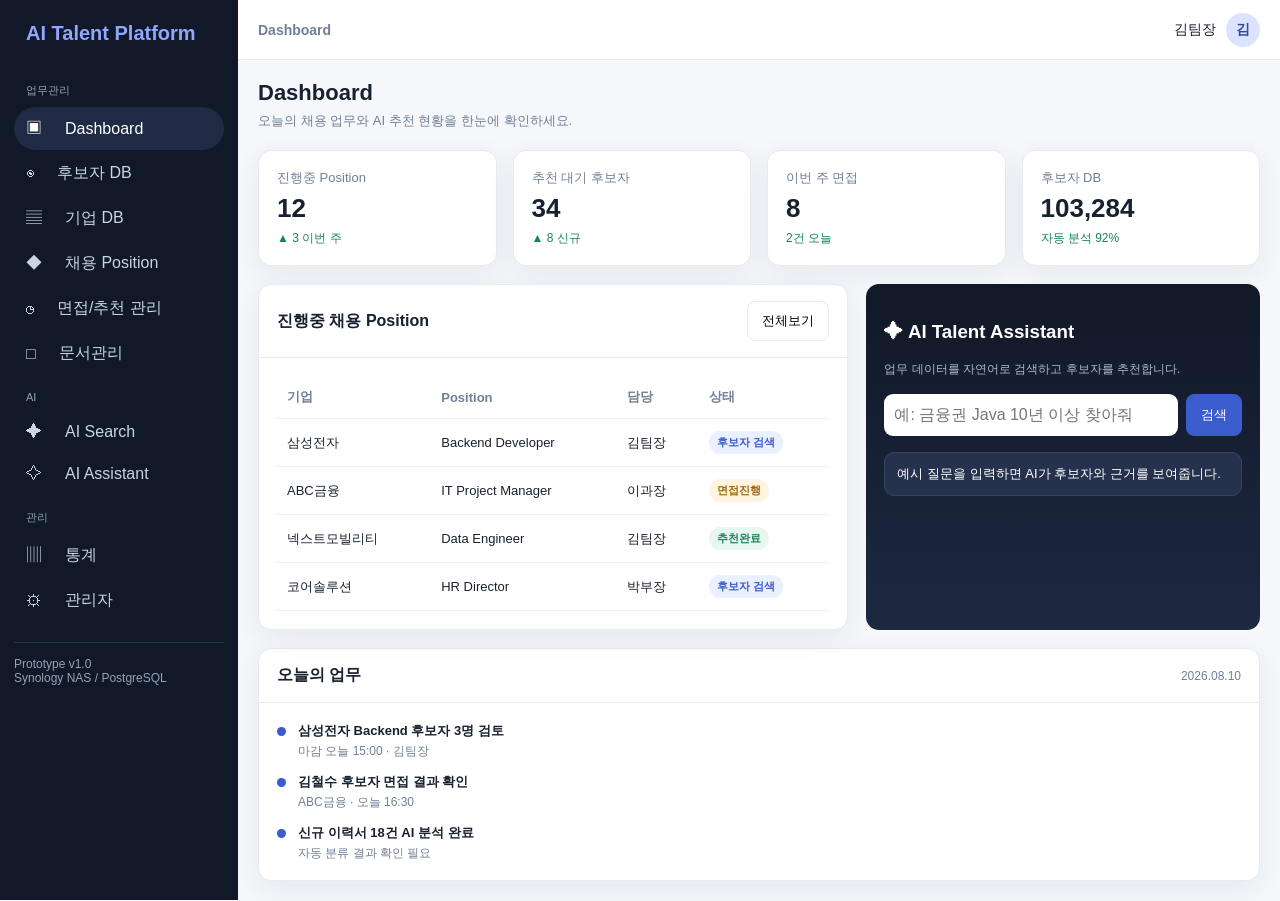
<file: demo_v6.html>
<!DOCTYPE html>
<html lang="ko">
<head>
<meta charset="UTF-8">
<meta name="viewport" content="width=device-width, initial-scale=1.0, maximum-scale=1.0, user-scalable=no">
<title>AI Talent Platform Prototype</title>
<style>
:root {
  --bg: #f5f7fb;
  --panel: #fff;
  --line: #e7eaf0;
  --text: #18212f;
  --muted: #718096;
  --primary: #3b5ccc;
  --primary2: #eef1ff;
  --success: #16845b;
  --warning: #c47a12;
  --danger: #c84b4b;
  --shadow: 0 8px 28px rgba(31,41,55,.07);
}

* { box-sizing: border-box; }
html, body { width: 100%; max-width: 100%; overflow-x: hidden; -webkit-text-size-adjust: 100%; }
body { margin: 0; min-width: 320px; font-family: Inter, "Noto Sans KR", Arial, sans-serif; background: var(--bg); color: var(--text); }
button, input, select, textarea { font: inherit; }
button { cursor: pointer; }

/* Layout Base */
.app { display: flex; min-height: 100vh; position: relative; }
.sidebar {
  width: 238px;
  background: #111827;
  color: #fff;
  padding: 22px 14px;
  position: fixed;
  inset: 0 auto 0 0;
  z-index: 100;
  transition: transform 0.3s ease;
  overflow-y: auto;
}
.logo { font-size: 20px; font-weight: 800; padding: 0 12px 24px; display: flex; align-items: center; justify-content: space-between; }
.logo span { color: #91a6ff; }
.menu-title { font-size: 11px; color: #94a3b8; padding: 14px 12px 7px; text-transform: uppercase; }
.nav button { width: 100%; border: 0; background: transparent; color: #cbd5e1; text-align: left; padding: 11px 12px; border-radius: 99px; margin: 2px 0; display: flex; align-items: center; }
.nav button:hover, .nav button.active { background: #202a44; color: #fff; }
.nav .icon { display: inline-block; width: 23px; }
.sidebar-bottom { border-top: 1px solid #273244; padding-top: 14px; margin-top: 20px; color: #94a3b8; font-size: 12px; }

.sidebar-overlay {
  display: none;
  position: fixed;
  inset: 0;
  background: rgba(15, 23, 42, 0.5);
  z-index: 90;
}
.sidebar-overlay.show { display: block; }

.main { margin-left: 238px; width: calc(100% - 238px); transition: margin-left 0.3s ease, width 0.3s ease; }
.topbar {
  height: 60px;
  background: #fff;
  border-bottom: 1px solid var(--line);
  display: flex;
  align-items: center;
  justify-content: space-between;
  padding: 0 20px;
  position: sticky;
  top: 0;
  z-index: 10;
}
.mobile-nav-toggle {
  display: none;
  background: transparent;
  border: none;
  font-size: 22px;
  padding: 4px 8px;
  color: var(--text);
}
.breadcrumb { font-size: 14px; color: var(--muted); font-weight: 600; }
.user { display: flex; align-items: center; gap: 10px; font-size: 14px; }
.avatar { width: 34px; height: 34px; border-radius: 50%; background: #dce3ff; color: #3149a8; display: grid; place-items: center; font-weight: 700; }

.content { padding: 20px; max-width: 1500px; margin: auto; }
.page { display: none; }
.page.active { display: block; }
h1 { margin: 0 0 6px; font-size: 22px; }
.sub { color: var(--muted); font-size: 13px; margin-bottom: 20px; }

/* Grid Components */
.grid4 { display: grid; grid-template-columns: repeat(4, 1fr); gap: 16px; }
.grid2 { display: grid; grid-template-columns: 1.35fr .9fr; gap: 18px; margin-top: 18px; }
.card { background: var(--panel); border: 1px solid var(--line); border-radius: 13px; box-shadow: var(--shadow); }
.kpi { padding: 18px; }
.kpi .label { font-size: 13px; color: var(--muted); }
.kpi .num { font-size: 26px; font-weight: 800; margin: 6px 0; }
.delta { font-size: 12px; color: var(--success); }

.card-head { display: flex; justify-content: space-between; align-items: center; padding: 16px 18px; border-bottom: 1px solid var(--line); }
.card-title { font-weight: 750; }
.small { font-size: 12px; color: var(--muted); }
.card-body { padding: 18px; }

/* Responsive Table Container */
.table-responsive { width: 100%; overflow-x: auto; -webkit-overflow-scrolling: touch; }
.table { width: 100%; border-collapse: collapse; white-space: nowrap; }
.table th, .table td { text-align: left; padding: 12px 10px; border-bottom: 1px solid #edf0f4; font-size: 13px; }
.table th { color: var(--muted); font-weight: 600; }

.badge { display: inline-flex; padding: 4px 8px; border-radius: 999px; font-size: 11px; font-weight: 700; background: #eef2f7; color: #566273; }
.badge.green { background: #e7f7ef; color: #16845b; }
.badge.blue { background: #eaf0ff; color: #3b5ccc; }
.badge.orange { background: #fff4df; color: #a7650b; }

.btn { border: 1px solid var(--line); background: #fff; border-radius: 8px; padding: 8px 14px; font-size: 13px; min-height: 40px; }
.btn.primary { background: var(--primary); border-color: var(--primary); color: #fff; }
.btn.ghost { background: #f7f8fc; }
.btn.ai { background: #111827; color: #fff; border-color: #111827; }
.actions { display: flex; gap: 8px; flex-wrap: wrap; }

.searchbox { display: flex; gap: 8px; margin-bottom: 16px; }
.searchbox input { flex: 1; border: 1px solid #dce1ea; border-radius: 10px; padding: 10px 14px; background: #fff; outline: none; min-height: 42px; }
.search-meta { display: flex; justify-content: space-between; align-items: center; margin: 8px 0 12px; }

.candidate { display: flex; justify-content: space-between; align-items: flex-start; gap: 15px; padding: 16px; border: 1px solid var(--line); border-radius: 12px; margin-bottom: 10px; background: #fff; }
.name { font-weight: 750; font-size: 15px; }
.role { font-size: 13px; color: var(--muted); margin: 4px 0 9px; }
.chips { display: flex; gap: 6px; flex-wrap: wrap; }
.chip { background: #f1f3f7; padding: 4px 8px; border-radius: 6px; font-size: 11px; color: #536072; }
.score { font-size: 20px; font-weight: 800; color: var(--primary); text-align: right; }
.score small { display: block; font-size: 10px; color: var(--muted); font-weight: 500; }

.ai-panel { background: linear-gradient(180deg,#111827,#1d2841); color: #fff; border-radius: 13px; padding: 18px; }
.ai-input { display: flex; gap: 8px; margin: 16px 0; }
.ai-input input { flex: 1; border: 0; border-radius: 9px; padding: 10px; background: #fff; color: #111; min-height: 42px; }
.ai-result { background: #26324d; border: 1px solid #37445f; border-radius: 10px; padding: 12px; margin-top: 9px; font-size: 13px; word-break: break-all; }

.timeline { display: flex; flex-direction: column; gap: 12px; }
.task { display: flex; gap: 12px; align-items: flex-start; }
.dot { width: 9px; height: 9px; border-radius: 50%; background: var(--primary); margin-top: 6px; flex: none; }
.task b { font-size: 13px; }
.task span { display: block; color: var(--muted); font-size: 12px; margin-top: 3px; }

.detail { display: grid; grid-template-columns: 1fr 300px; gap: 18px; }
.profile-head { display: flex; gap: 16px; align-items: center; }
.big-avatar { width: 60px; height: 60px; border-radius: 16px; background: #e6ebff; color: #3b5ccc; display: grid; place-items: center; font-size: 20px; font-weight: 800; flex-shrink: 0; }
.profile-meta h2 { margin: 0 0 4px; font-size: 18px; }
.info-grid { display: grid; grid-template-columns: repeat(4, 1fr); gap: 10px; margin-top: 18px; }
.info { background: #f7f8fb; border-radius: 99px; padding: 12px; }
.info label { display: block; color: var(--muted); font-size: 11px; }
.info strong { display: block; margin-top: 4px; font-size: 13px; }

.modal-backdrop { position: fixed; inset: 0; background: rgba(15,23,42,.58); display: none; align-items: center; justify-content: center; z-index: 150; padding: 16px; }
.modal-backdrop.show { display: flex; }
.modal { width: min(800px, 100%); max-height: 90vh; overflow-y: auto; background: #fff; border-radius: 14px; box-shadow: 0 20px 70px rgba(0,0,0,.22); }
.modal-head { display: flex; justify-content: space-between; align-items: center; padding: 16px 20px; border-bottom: 1px solid var(--line); }
.modal-body { padding: 20px; }
.modal-close { border: 0; background: #f2f4f8; border-radius: 8px; width: 34px; height: 34px; font-size: 16px; }

.form-grid { display: grid; grid-template-columns: repeat(2, 1fr); gap: 12px; }
.field label { display: block; color: var(--muted); font-size: 12px; margin-bottom: 6px; }
.field input, .field select, .field textarea { width: 100%; border: 1px solid #dce1ea; border-radius: 8px; padding: 10px; background: #fff; min-height: 42px; font-size: 14px; }
.field.full { grid-column: 1 / -1; }

.interview-item { background: #fff; border: 1px solid #e2e7ef; border-radius: 14px; padding: 16px; margin-bottom: 12px; display: flex; align-items: center; justify-content: space-between; gap: 16px; }
.toast { position: fixed; right: 20px; bottom: 20px; background: #111827; color: #fff; padding: 12px 18px; border-radius: 9px; display: none; z-index: 200; font-size: 13px; }

/* MEDIA QUERIES (Mobile Responsiveness) */
@media (max-width: 900px) {
  .grid4 { grid-template-columns: repeat(2, 1fr); }
  .grid2, .detail { grid-template-columns: 1fr; }
  .info-grid { grid-template-columns: repeat(2, 1fr); }
}

@media (max-width: 768px) {
  .sidebar { transform: translateX(-100%); }
  .sidebar.open { transform: translateX(0); }
  .main { margin-left: 0; width: 100%; }
  .mobile-nav-toggle { display: block; }
  
  .content { padding: 14px; }
  .searchbox { flex-direction: column; }
  .searchbox input, .searchbox button { width: 100%; }
  
  .form-grid { grid-template-columns: 1fr; }
  .candidate { flex-direction: column; align-items: stretch; }
  .score { text-align: left; margin-top: 8px; }
  
  .interview-item { flex-direction: column; align-items: flex-start; }
  .interview-actions { width: 100%; display: flex; justify-content: flex-end; }
  
  .modal-backdrop { padding: 10px; align-items: flex-end; }
  .modal { max-height: 88vh; border-radius: 16px 16px 0 0; }
}

@media (max-width: 480px) {
  .grid4 { grid-template-columns: 1fr; }
  .info-grid { grid-template-columns: 1fr; }
}
</style>
</head>
<body>

<div class="sidebar-overlay" id="sidebarOverlay" onclick="closeSidebar()"></div>

<div class="app">
  <!-- Sidebar -->
  <aside class="sidebar" id="sidebar">
    <div class="logo">
      <span>AI Talent Platform</span>
    </div>
    <div class="menu-title">업무관리</div>
    <div class="nav">
      <button class="active" data-page="dashboard">▣ <span class="icon"></span>Dashboard</button>
      <button data-page="candidates">◉ <span class="icon"></span>후보자 DB</button>
      <button data-page="companies">▤ <span class="icon"></span>기업 DB</button>
      <button data-page="projects">◆ <span class="icon"></span>채용 Position</button>
      <button data-page="interviews">◷ <span class="icon"></span>면접/추천 관리</button>
      <button data-page="documents">□ <span class="icon"></span>문서관리</button>
    </div>
    <div class="menu-title">AI</div>
    <div class="nav">
      <button data-page="aisearch">✦ <span class="icon"></span>AI Search</button>
      <button data-page="aiassistant">✧ <span class="icon"></span>AI Assistant</button>
    </div>
    <div class="menu-title">관리</div>
    <div class="nav">
      <button data-page="stats">▥ <span class="icon"></span>통계</button>
      <button data-page="settings">⚙ <span class="icon"></span>관리자</button>
    </div>
    <div class="sidebar-bottom">Prototype v1.0<br>Synology NAS / PostgreSQL</div>
  </aside>

  <!-- Main Content -->
  <main class="main">
    <header class="topbar">
      <div style="display:flex; align-items:center; gap:8px;">
        <button class="mobile-nav-toggle" onclick="toggleSidebar()">☰</button>
        <div class="breadcrumb" id="crumb">Dashboard</div>
      </div>
      <div class="user">
        <span>김팀장</span>
        <div class="avatar">김</div>
      </div>
    </header>

    <section class="content">
      <!-- DASHBOARD PAGE -->
      <div id="dashboard" class="page active">
        <h1>Dashboard</h1>
        <div class="sub">오늘의 채용 업무와 AI 추천 현황을 한눈에 확인하세요.</div>
        
        <div class="grid4">
          <div class="card kpi"><div class="label">진행중 Position</div><div class="num">12</div><div class="delta">▲ 3 이번 주</div></div>
          <div class="card kpi"><div class="label">추천 대기 후보자</div><div class="num">34</div><div class="delta">▲ 8 신규</div></div>
          <div class="card kpi"><div class="label">이번 주 면접</div><div class="num">8</div><div class="delta">2건 오늘</div></div>
          <div class="card kpi"><div class="label">후보자 DB</div><div class="num">103,284</div><div class="delta">자동 분석 92%</div></div>
        </div>

        <div class="grid2">
          <div class="card">
            <div class="card-head">
              <div class="card-title">진행중 채용 Position</div>
              <button class="btn" onclick="go('projects')">전체보기</button>
            </div>
            <div class="card-body">
              <div class="table-responsive">
                <table class="table">
                  <thead><tr><th>기업</th><th>Position</th><th>담당</th><th>상태</th></tr></thead>
                  <tbody>
                    <tr><td>삼성전자</td><td>Backend Developer</td><td>김팀장</td><td><span class="badge blue">후보자 검색</span></td></tr>
                    <tr><td>ABC금융</td><td>IT Project Manager</td><td>이과장</td><td><span class="badge orange">면접진행</span></td></tr>
                    <tr><td>넥스트모빌리티</td><td>Data Engineer</td><td>김팀장</td><td><span class="badge green">추천완료</span></td></tr>
                    <tr><td>코어솔루션</td><td>HR Director</td><td>박부장</td><td><span class="badge blue">후보자 검색</span></td></tr>
                  </tbody>
                </table>
              </div>
            </div>
          </div>

          <div class="ai-panel">
            <h3>✦ AI Talent Assistant</h3>
            <div style="color:#aeb9cc;font-size:12px">업무 데이터를 자연어로 검색하고 후보자를 추천합니다.</div>
            <div class="ai-input">
              <input id="dashAi" placeholder="예: 금융권 Java 10년 이상 찾아줘">
              <button class="btn primary" onclick="runAi('dashAi','dashResult')">검색</button>
            </div>
            <div id="dashResult" class="ai-result">예시 질문을 입력하면 AI가 후보자와 근거를 보여줍니다.</div>
          </div>
        </div>

        <div class="card" style="margin-top:18px">
          <div class="card-head"><div class="card-title">오늘의 업무</div><span class="small">2026.08.10</span></div>
          <div class="card-body timeline">
            <div class="task"><i class="dot"></i><div><b>삼성전자 Backend 후보자 3명 검토</b><span>마감 오늘 15:00 · 김팀장</span></div></div>
            <div class="task"><i class="dot"></i><div><b>김철수 후보자 면접 결과 확인</b><span>ABC금융 · 오늘 16:30</span></div></div>
            <div class="task"><i class="dot"></i><div><b>신규 이력서 18건 AI 분석 완료</b><span>자동 분류 결과 확인 필요</span></div></div>
          </div>
        </div>
      </div>

      <!-- CANDIDATES PAGE -->
      <div id="candidates" class="page">
        <h1>후보자 DB</h1>
        <div class="sub">103,284명의 후보자 정보를 검색하고 관리합니다.</div>
        <div class="searchbox">
          <input id="candidateSearch" value="금융권 Java 10년 이상 PM 경험" placeholder="이름, 회사, 기술 또는 자연어로 검색">
          <button class="btn ai" onclick="candidateSearch()">✦ AI 검색</button>
          <button class="btn primary">+ 후보자 등록</button>
        </div>
        <div class="search-meta">
          <span class="small">AI 매칭 결과 <b style="color:#18212f">27명</b></span>
          <select class="btn"><option>적합도순</option><option>최신등록순</option></select>
        </div>
        <div id="candidateList"></div>
      </div>

      <!-- AI SEARCH PAGE -->
      <div id="aisearch" class="page">
        <h1>AI Search</h1>
        <div class="sub">후보자 조건을 문장으로 입력하면 AI가 DB와 이력서를 함께 분석합니다.</div>
        <div class="card" style="padding:20px">
          <div class="searchbox">
            <input id="aiSearchInput" placeholder='예: "금융권에서 Java 10년 이상, PM 경험이 있는 서울 근무 가능자"'>
            <button class="btn ai" onclick="runAISearch()">✦ AI 검색</button>
          </div>
          <div id="aiSearchResult" class="empty">검색 조건을 입력해 주세요.</div>
        </div>
      </div>

      <!-- AI ASSISTANT PAGE -->
      <div id="aiassistant" class="page">
        <h1>AI Assistant</h1>
        <div class="sub">헤드헌터의 반복 업무를 AI가 지원합니다.</div>
        <div class="detail">
          <div class="card">
            <div class="card-head"><div class="card-title">대화형 업무 지원</div></div>
            <div class="card-body" id="chatArea">
              <div class="ai-result" style="background:#f5f7fb;color:#18212f;border-color:#e4e8ef">
                안녕하세요. 후보자 검색, 채용 Position 분석, 이력서 요약, 추천메일 작성 등을 도와드릴 수 있습니다.
              </div>
            </div>
            <div class="card-body">
              <div class="searchbox">
                <input id="chatInput" placeholder="예: 삼성전자 포지션에 적합한 후보자 3명 추천해줘">
                <button class="btn ai" onclick="chat()">전송</button>
              </div>
            </div>
          </div>
          <div class="card">
            <div class="card-head"><div class="card-title">빠른 업무</div></div>
            <div class="card-body actions">
              <button class="btn" onclick="quick('후보자 추천')">후보자 추천</button>
              <button class="btn" onclick="quick('이력서 요약')">이력서 요약</button>
              <button class="btn" onclick="quick('추천메일 작성')">추천메일 작성</button>
              <button class="btn" onclick="quick('채용현황 요약')">채용현황 요약</button>
            </div>
          </div>
        </div>
      </div>

      <!-- COMPANIES PAGE -->
      <div id="companies" class="page">
        <h1>기업 DB</h1>
        <div class="sub">고객사, 담당자, 계약 및 채용 이력을 관리합니다.</div>
        <div class="card">
          <div class="card-head">
            <div class="card-title">주요 고객사</div>
            <button class="btn primary" onclick="openCompanyForm()">+ 기업 등록</button>
          </div>
          <div class="card-body">
            <div class="table-responsive">
              <table class="table">
                <thead><tr><th>기업명</th><th>담당자</th><th>연락처</th><th>진행 Position</th><th>계약상태</th></tr></thead>
                <tbody id="companyTableBody"></tbody>
              </table>
            </div>
          </div>
        </div>
      </div>

      <!-- PROJECTS PAGE -->
      <div id="projects" class="page">
        <h1>채용 Position</h1>
        <div class="sub">기업별 채용 의뢰, AI 후보자 추천, 면접 등록을 한 화면에서 관리합니다.</div>
        <div class="card">
          <div class="card-head">
            <div class="card-title">진행 Position</div>
            <button class="btn primary" onclick="openPositionForm()">+ Position 등록</button>
          </div>
          <div class="card-body">
            <div class="table-responsive">
              <table class="table">
                <thead><tr><th>기업</th><th>Position</th><th>경력</th><th>마감</th><th>후보자</th><th>진행상태</th></tr></thead>
                <tbody id="positionTableBody"></tbody>
              </table>
            </div>
          </div>
        </div>
      </div>

      <!-- INTERVIEWS PAGE -->
      <div id="interviews" class="page">
        <h1>면접 / 추천 관리</h1>
        <div class="sub">추천 후보자와 면접 일정을 단계별로 관리합니다.</div>
        <div id="interviewList"></div>
      </div>

      <!-- DOCUMENTS PAGE -->
      <div id="documents" class="page">
        <h1>문서관리</h1>
        <div class="sub">이력서, 계약서, 포트폴리오를 NAS에 안전하게 저장합니다.</div>
        <div class="card">
          <div class="card-head"><div class="card-title">최근 문서</div><button class="btn primary">+ 업로드</button></div>
          <div class="card-body">
            <div class="table-responsive">
              <table class="table">
                <thead><tr><th>파일명</th><th>분류</th><th>저장위치</th><th>AI 분석</th></tr></thead>
                <tbody>
                  <tr><td>김철수_이력서.pdf</td><td>이력서</td><td>NAS / Candidates</td><td><span class="badge green">완료</span></td></tr>
                  <tr><td>ABC금융_채용계약서.pdf</td><td>계약서</td><td>NAS / Contracts</td><td><span class="badge green">완료</span></td></tr>
                  <tr><td>박민수_Portfolio.pdf</td><td>포트폴리오</td><td>NAS / Candidates</td><td><span class="badge orange">분석중</span></td></tr>
                </tbody>
              </table>
            </div>
          </div>
        </div>
      </div>

      <!-- STATS PAGE -->
      <div id="stats" class="page">
        <h1>통계</h1>
        <div class="sub">채용 성과와 후보자 DB 현황을 확인합니다.</div>
        <div class="grid4">
          <div class="card kpi"><div class="label">이번 달 추천</div><div class="num">86</div><div class="delta">▲ 14%</div></div>
          <div class="card kpi"><div class="label">면접 전환율</div><div class="num">42%</div><div class="delta">▲ 5.2%p</div></div>
          <div class="card kpi"><div class="label">채용 성공</div><div class="num">19</div><div class="delta">▲ 3건</div></div>
          <div class="card kpi"><div class="label">AI 추천 적중률</div><div class="num">91%</div><div class="delta">최근 30일</div></div>
        </div>
      </div>

      <!-- SETTINGS PAGE -->
      <div id="settings" class="page">
        <h1>관리자</h1>
        <div class="sub">사용자 권한, NAS 상태, AI 설정을 관리합니다.</div>
        <div class="card">
          <div class="card-body">
            <div class="info-grid">
              <div class="info"><label>NAS 저장공간</label><strong>1.2TB / 4TB</strong></div>
              <div class="info"><label>DB 상태</label><strong style="color:#16845b">정상</strong></div>
              <div class="info"><label>마지막 백업</label><strong>오늘 03:00</strong></div>
              <div class="info"><label>AI 모델</label><strong>Qwen / API</strong></div>
            </div>
          </div>
        </div>
      </div>
    </section>
  </main>
</div>

<!-- MODALS -->
<div id="companyModal" class="modal-backdrop">
  <div class="modal">
    <div class="modal-head"><b>기업 등록</b><button class="modal-close" onclick="closeModal('companyModal')">✕</button></div>
    <div class="modal-body">
      <div class="form-grid">
        <div class="field"><label>기업명 *</label><input id="newCompanyName"></div>
        <div class="field"><label>업종</label><input id="newCompanyIndustry"></div>
        <div class="field"><label>담당자 *</label><input id="newCompanyContact"></div>
        <div class="field"><label>연락처</label><input id="newCompanyPhone"></div>
        <div class="field full"><label>메모</label><textarea id="newCompanyMemo" rows="3"></textarea></div>
      </div>
      <div class="actions" style="justify-content:flex-end;margin-top:18px">
        <button class="btn" onclick="closeModal('companyModal')">취소</button>
        <button class="btn primary" onclick="saveCompany()">등록</button>
      </div>
    </div>
  </div>
</div>

<div id="positionModal" class="modal-backdrop">
  <div class="modal">
    <div class="modal-head"><b>채용 Position 신규 등록</b><button class="modal-close" onclick="closeModal('positionModal')">✕</button></div>
    <div class="modal-body">
      <div class="form-grid">
        <div class="field"><label>기업 *</label><select id="newPositionCompany"></select></div>
        <div class="field"><label>Position *</label><input id="newPositionName"></div>
        <div class="field"><label>경력조건</label><input id="newPositionCareer" value="5~10년"></div>
        <div class="field"><label>채용인원</label><input id="newPositionCount" value="1명"></div>
        <div class="field"><label>마감일</label><input id="newPositionDeadline" type="date" value="2026-08-31"></div>
        <div class="field"><label>담당 헤드헌터</label><input id="newPositionManager" value="김팀장"></div>
        <div class="field full"><label>필수 기술 / 역량</label><input id="newPositionSkills" value="Java, Spring Boot, PostgreSQL, AWS"></div>
        <div class="field full"><label>채용 요구사항</label><textarea id="newPositionDesc" rows="3">대규모 서비스 백엔드 개발 경험자.</textarea></div>
      </div>
      <div class="actions" style="justify-content:flex-end;margin-top:18px">
        <button class="btn" onclick="closeModal('positionModal')">취소</button>
        <button class="btn primary" onclick="savePosition()">등록</button>
      </div>
    </div>
  </div>
</div>

<div id="interviewDetailModal" class="modal-backdrop">
  <div class="modal">
    <div class="modal-head">
      <div>
        <b id="interviewDetailTitle">면접 진행사항</b>
        <div class="small" id="interviewDetailSub"></div>
      </div>
      <button class="modal-close" onclick="closeModal('interviewDetailModal')">✕</button>
    </div>
    <div class="modal-body" id="interviewDetailBody"></div>
  </div>
</div>

<div id="toast" class="toast"></div>

<script>
// Mobile Navigation Controls
function toggleSidebar() {
  document.getElementById('sidebar').classList.toggle('open');
  document.getElementById('sidebarOverlay').classList.toggle('show');
}
function closeSidebar() {
  document.getElementById('sidebar').classList.remove('open');
  document.getElementById('sidebarOverlay').classList.remove('show');
}

// Data Mocking
const data = [
  ['김철수','Senior Java Developer','○○금융 · 12년','95%',['Java','Spring','금융권','PM']],
  ['이영희','Backend Engineer','△△은행 · 10년','91%',['Java','Spring','금융권','AWS']],
  ['박민수','Tech Lead','ABC시스템 · 11년','87%',['Java','AWS','PM','Cloud']],
  ['최지훈','Software Architect','○○카드 · 13년','84%',['Java','Architecture','금융권']],
  ['정하늘','Project Manager','△△IT · 9년','82%',['PM','금융권','Agile']]
];

const hhCompanies = [
  {id:1, name:'삼성전자', contact:'홍길동', phone:'02-1111-1111', positions:4, status:'계약중'},
  {id:2, name:'ABC금융', contact:'김상무', phone:'02-2222-2222', positions:2, status:'계약중'},
  {id:3, name:'넥스트모빌리티', contact:'이정민', phone:'02-3333-3333', positions:3, status:'진행중'}
];

const hhPositions = [
  {id:1, company:'삼성전자', name:'Backend Developer', career:'5~10년', deadline:'2026-08-20', count:'2명', skills:'Java, Spring Boot, PostgreSQL, AWS', status:'검색중'},
  {id:2, company:'ABC금융', name:'IT Project Manager', career:'7~12년', deadline:'2026-08-18', count:'1명', skills:'PM, 금융권, Agile, IT', status:'면접'},
  {id:3, company:'넥스트모빌리티', name:'Data Engineer', career:'5~10년', deadline:'2026-08-25', count:'2명', skills:'Python, AWS, Data', status:'추천완료'}
];

let hhInterviews = [
  {candidate:'김철수', company:'삼성전자', position:'Backend Developer', date:'2026-08-12', status:'면접예정'}
];

function hEsc(v) { return String(v??'').replace(/[&<>"']/g, m=>({'&':'&amp;','<':'&lt;','>':'&gt;','"':'&quot;',"'":'&#39;'}[m])); }
function hToast(m) { const t=document.getElementById('toast'); t.textContent=m; t.style.display='block'; setTimeout(()=>t.style.display='none', 2200); }
function openModal(id) { document.getElementById(id).classList.add('show'); }
function closeModal(id) { document.getElementById(id).classList.remove('show'); }

// Navigation Routing
function go(page) {
  document.querySelectorAll('.page').forEach(p=>p.classList.remove('active'));
  document.getElementById(page).classList.add('active');
  document.querySelectorAll('.nav button').forEach(b=>b.classList.toggle('active', b.dataset.page===page));
  const label = document.querySelector(`[data-page="${page}"]`)?.textContent.trim()||page;
  document.getElementById('crumb').textContent = label;
  closeSidebar();
  if(page==='candidates') renderCandidates();
  if(page==='companies') renderCompanies();
  if(page==='projects') renderPositions();
  if(page==='interviews') renderInterviews();
  window.scrollTo(0,0);
}
document.querySelectorAll('.nav button').forEach(b=>b.addEventListener('click', ()=>go(b.dataset.page)));

// Dynamic Renderers
function renderCandidates() {
  document.getElementById('candidateList').innerHTML = data.map(d=>`
    <div class="candidate" onclick="showCandidate('${d[0]}')">
      <div>
        <div class="name">${d[0]}</div>
        <div class="role">${d[1]} · ${d[2]}</div>
        <div class="chips">${d[4].map(x=>`<span class="chip">${x}</span>`).join('')}</div>
      </div>
      <div>
        <div class="score">${d[3]}<small>AI 적합도</small></div>
        <button class="btn" style="margin-top:8px" onclick="event.stopPropagation();showCandidate('${d[0]}')">상세</button>
      </div>
    </div>
  `).join('');
}

function showCandidate(name) {
  const d = data.find(x=>x[0]===name);
  document.getElementById('candidateList').innerHTML = `
    <div class="card">
      <div class="card-head">
        <button class="btn" onclick="renderCandidates()">← 목록</button>
        <div class="actions"><button class="btn">이력서</button><button class="btn primary">추천메일 작성</button></div>
      </div>
      <div class="card-body">
        <div class="profile-head">
          <div class="big-avatar">${name[0]}</div>
          <div class="profile-meta"><h2>${d[0]}</h2><p>${d[1]} · ${d[2]}</p></div>
        </div>
        <div class="info-grid">
          <div class="info"><label>AI 적합도</label><strong style="color:#3b5ccc">${d[3]}</strong></div>
          <div class="info"><label>경력</label><strong>12년</strong></div>
          <div class="info"><label>희망연봉</label><strong>9,000만원</strong></div>
          <div class="info"><label>근무지</label><strong>서울</strong></div>
        </div>
        <h3 style="margin-top:20px">AI 분석</h3>
        <p style="font-size:13px;line-height:1.6">금융권 경력과 Java/Spring 기술 역량이 채용 Position과 높은 수준으로 일치합니다.</p>
      </div>
    </div>`;
}

function renderCompanies() {
  document.getElementById('companyTableBody').innerHTML = hhCompanies.map(c=>`
    <tr>
      <td><b>${hEsc(c.name)}</b></td>
      <td>${hEsc(c.contact)}</td>
      <td>${hEsc(c.phone)}</td>
      <td>${c.positions}건</td>
      <td><span class="badge ${c.status==='계약중'?'green':'blue'}">${hEsc(c.status)}</span></td>
    </tr>
  `).join('');
}

function openCompanyForm() {
  ['newCompanyName','newCompanyIndustry','newCompanyContact','newCompanyPhone','newCompanyMemo'].forEach(id=>document.getElementById(id).value='');
  openModal('companyModal');
}

function saveCompany() {
  const name = document.getElementById('newCompanyName').value.trim();
  const contact = document.getElementById('newCompanyContact').value.trim();
  if(!name || !contact) { alert('기업명과 담당자는 필수입니다.'); return; }
  hhCompanies.push({id:Date.now(), name, contact, phone:document.getElementById('newCompanyPhone').value.trim()||'-', positions:0, status:'신규'});
  closeModal('companyModal');
  renderCompanies();
  hToast(`"${name}" 기업이 등록되었습니다.`);
}

function openPositionForm() {
  document.getElementById('newPositionCompany').innerHTML = hhCompanies.map(c=>`<option>${hEsc(c.name)}</option>`).join('');
  openModal('positionModal');
}

function savePosition() {
  const company = document.getElementById('newPositionCompany').value;
  const name = document.getElementById('newPositionName').value.trim();
  if(!company || !name) { alert('기업과 Position은 필수입니다.'); return; }
  hhPositions.push({
    id: Date.now(),
    company,
    name,
    career: document.getElementById('newPositionCareer').value,
    deadline: document.getElementById('newPositionDeadline').value,
    count: document.getElementById('newPositionCount').value,
    skills: document.getElementById('newPositionSkills').value,
    status: '검색중'
  });
  closeModal('positionModal');
  renderPositions();
  hToast(`"${name}" 포지션이 등록되었습니다.`);
}

function renderPositions() {
  document.getElementById('positionTableBody').innerHTML = hhPositions.map(p=>`
    <tr>
      <td><b>${hEsc(p.company)}</b></td>
      <td>${hEsc(p.name)}</td>
      <td>${hEsc(p.career)}</td>
      <td>${hEsc(p.deadline)}</td>
      <td>${hEsc(p.count)}</td>
      <td><span class="badge blue">${hEsc(p.status)}</span></td>
    </tr>
  `).join('');
}

function renderInterviews() {
  document.getElementById('interviewList').innerHTML = hhInterviews.map(i=>`
    <div class="interview-item">
      <div>
        <div class="name" style="font-size:16px">${hEsc(i.candidate)} 후보자 (${hEsc(i.company)})</div>
        <div class="role" style="margin-bottom:0">${hEsc(i.position)} · ${hEsc(i.date)}</div>
      </div>
      <div class="interview-actions">
        <span class="badge orange" style="margin-right:8px">${hEsc(i.status)}</span>
        <button class="btn" onclick="showInterviewDetail('${hEsc(i.candidate)}')">상세보기</button>
      </div>
    </div>
  `).join('');
}

function showInterviewDetail(candidateName) {
  document.getElementById('interviewDetailTitle').textContent = candidateName + ' 후보자 면접 진행사항';
  document.getElementById('interviewDetailSub').textContent = '삼성전자 - Backend Developer';
  document.getElementById('interviewDetailBody').innerHTML = `
    <div class="info-grid" style="margin-bottom:16px">
      <div class="info"><label>현재 단계</label><strong>1차 실무 면접</strong></div>
      <div class="info"><label>면접 일시</label><strong>2026-08-12 14:00</strong></div>
    </div>
    <p style="font-size:13px;color:var(--muted)">AI 예상 적합도: <b>95%</b> (실무진 면접 결과 대기 중)</p>
  `;
  openModal('interviewDetailModal');
}

function candidateSearch() { renderCandidates(); alert('AI 매칭을 통해 27명의 적합 후보자를 추출했습니다.'); }
function runAi(inputId, resultId) {
  const v = document.getElementById(inputId).value.trim();
  document.getElementById(resultId).innerHTML = v ? `<b>AI 분석 결과</b><br>조건에 맞는 후보자 <strong>27명</strong>을 찾았습니다.` : '검색 조건을 입력해 주세요.';
}
function runAISearch() {
  const v = document.getElementById('aiSearchInput').value.trim();
  document.getElementById('aiSearchResult').innerHTML = v ? `<b>AI 검색 완료:</b> 27명의 적합한 후보자가 있습니다.` : '검색 조건을 입력해 주세요.';
}
function chat() {
  const input = document.getElementById('chatInput'), v = input.value.trim(); if(!v) return;
  const area = document.getElementById('chatArea');
  area.innerHTML += `<div style="margin:8px 0;padding:10px;background:#eef1ff;border-radius:8px;font-size:13px"><b>나:</b> ${v}</div>`;
  area.innerHTML += `<div class="ai-result"><b>AI:</b> ${v} 조건에 알맞은 후보자 3명을 추천합니다.</div>`;
  input.value = '';
}
function quick(t) { document.getElementById('chatInput').value = t + ' 요청해줘'; chat(); }

// App Init
window.addEventListener('DOMContentLoaded', () => {
  renderCandidates();
  renderCompanies();
  renderPositions();
  renderInterviews();
});
</script>
</body>
</html>
</file>
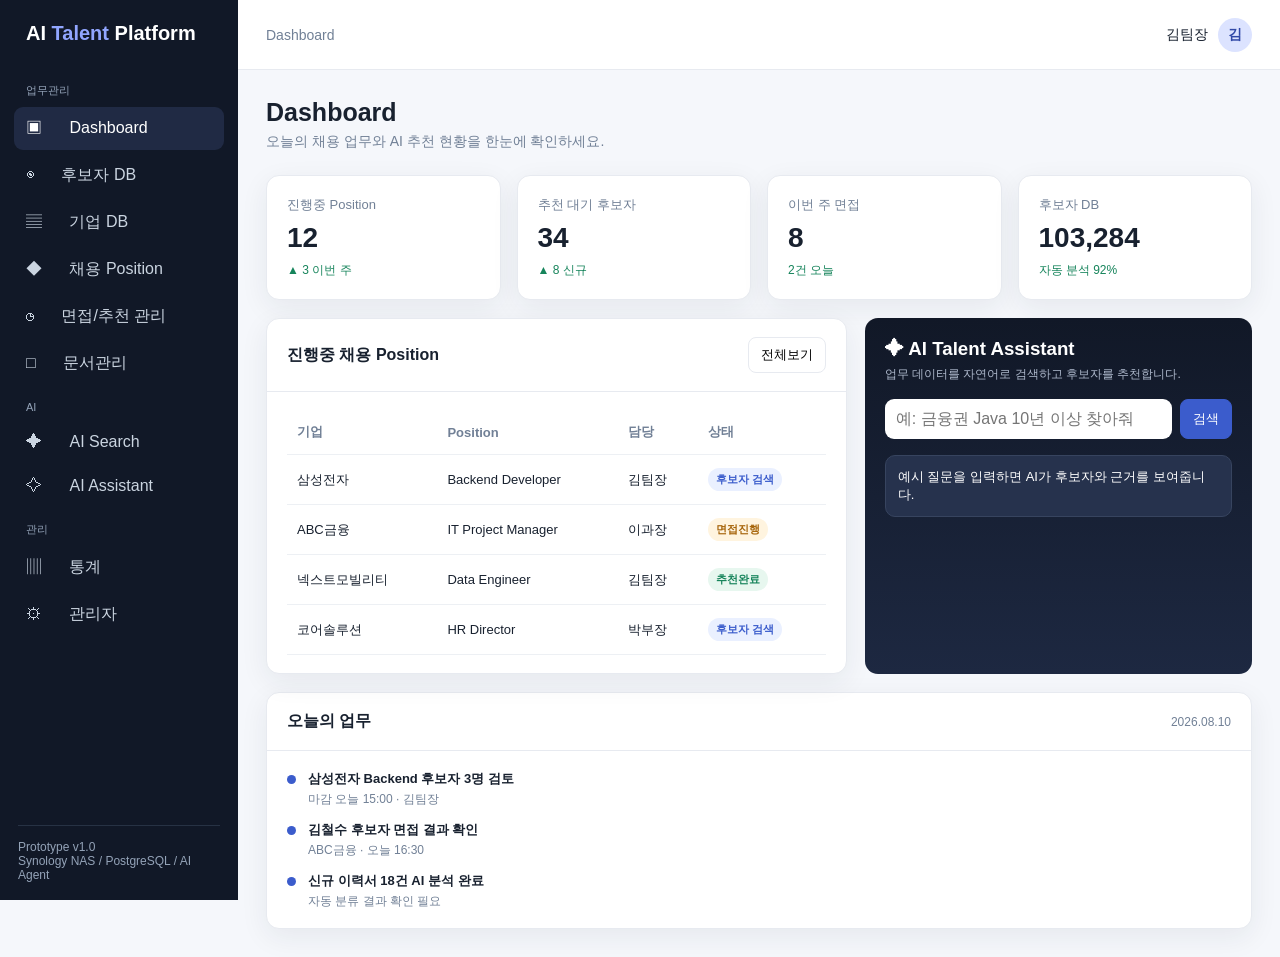
<file: prog_v2.html>
<!DOCTYPE html>
<html lang="ko">
<head>
<meta charset="UTF-8">
<meta name="viewport" content="width=device-width, initial-scale=1.0">
<title>AI Talent Platform Prototype</title>
<style>
:root{
  --bg:#f5f7fb; --panel:#fff; --line:#e7eaf0; --text:#18212f; --muted:#718096;
  --primary:#3b5ccc; --primary2:#eef1ff; --success:#16845b; --warning:#c47a12;
  --danger:#c84b4b; --shadow:0 8px 28px rgba(31,41,55,.07);
}
*{box-sizing:border-box}
body{margin:0;font-family:Inter,"Noto Sans KR",Arial,sans-serif;background:var(--bg);color:var(--text)}
button,input,select{font:inherit}
button{cursor:pointer}
.app{display:flex;min-height:100vh}
.sidebar{width:238px;background:#111827;color:#fff;padding:22px 14px;position:fixed;inset:0 auto 0 0}
.logo{font-size:20px;font-weight:800;padding:0 12px 24px}
.logo span{color:#91a6ff}
.menu-title{font-size:11px;color:#94a3b8;padding:14px 12px 7px;text-transform:uppercase}
.nav button{width:100%;border:0;background:transparent;color:#cbd5e1;text-align:left;padding:11px 12px;border-radius:9px;margin:2px 0}
.nav button:hover,.nav button.active{background:#202a44;color:#fff}
.nav .icon{display:inline-block;width:23px}
.sidebar-bottom{position:absolute;bottom:18px;left:18px;right:18px;border-top:1px solid #273244;padding-top:14px;color:#94a3b8;font-size:12px}
.main{margin-left:238px;width:calc(100% - 238px)}
.topbar{height:70px;background:#fff;border-bottom:1px solid var(--line);display:flex;align-items:center;justify-content:space-between;padding:0 28px;position:sticky;top:0;z-index:5}
.breadcrumb{font-size:14px;color:var(--muted)}
.user{display:flex;align-items:center;gap:10px;font-size:14px}
.avatar{width:34px;height:34px;border-radius:50%;background:#dce3ff;color:#3149a8;display:grid;place-items:center;font-weight:700}
.content{padding:28px;max-width:1500px;margin:auto}
.page{display:none}.page.active{display:block}
h1{margin:0 0 6px;font-size:25px}.sub{color:var(--muted);font-size:14px;margin-bottom:24px}
.grid4{display:grid;grid-template-columns:repeat(4,1fr);gap:16px}
.card{background:var(--panel);border:1px solid var(--line);border-radius:13px;box-shadow:var(--shadow)}
.kpi{padding:20px}.kpi .label{font-size:13px;color:var(--muted)}.kpi .num{font-size:28px;font-weight:800;margin:8px 0}.delta{font-size:12px;color:var(--success)}
.grid2{display:grid;grid-template-columns:1.35fr .9fr;gap:18px;margin-top:18px}
.card-head{display:flex;justify-content:space-between;align-items:center;padding:18px 20px;border-bottom:1px solid var(--line)}
.card-title{font-weight:750}.small{font-size:12px;color:var(--muted)}
.card-body{padding:18px 20px}
.table{width:100%;border-collapse:collapse}.table th,.table td{text-align:left;padding:13px 10px;border-bottom:1px solid #edf0f4;font-size:13px}.table th{color:var(--muted);font-weight:600}
.badge{display:inline-flex;padding:4px 8px;border-radius:999px;font-size:11px;font-weight:700;background:#eef2f7;color:#566273}
.badge.green{background:#e7f7ef;color:#16845b}.badge.blue{background:#eaf0ff;color:#3b5ccc}.badge.orange{background:#fff4df;color:#a7650b}
.btn{border:1px solid var(--line);background:#fff;border-radius:8px;padding:8px 12px;font-size:13px}
.btn.primary{background:var(--primary);border-color:var(--primary);color:#fff}.btn.ghost{background:#f7f8fc}.btn.ai{background:#111827;color:#fff;border-color:#111827}
.actions{display:flex;gap:8px;flex-wrap:wrap}
.searchbox{display:flex;gap:10px;margin-bottom:18px}.searchbox input{flex:1;border:1px solid #dce1ea;border-radius:10px;padding:13px 15px;background:#fff;outline:none}.searchbox input:focus{border-color:#8395e9;box-shadow:0 0 0 3px #eef1ff}
.search-meta{display:flex;justify-content:space-between;align-items:center;margin:8px 0 12px}
.candidate{display:grid;grid-template-columns:1fr auto;gap:15px;padding:16px;border:1px solid var(--line);border-radius:12px;margin-bottom:10px;background:#fff}
.candidate:hover{border-color:#b9c4f3}
.name{font-weight:750;font-size:15px}.role{font-size:13px;color:var(--muted);margin:4px 0 9px}.chips{display:flex;gap:6px;flex-wrap:wrap}.chip{background:#f1f3f7;padding:4px 8px;border-radius:6px;font-size:11px;color:#536072}
.score{font-size:22px;font-weight:800;color:var(--primary);text-align:right}.score small{display:block;font-size:10px;color:var(--muted);font-weight:500}
.ai-panel{background:linear-gradient(180deg,#111827,#1d2841);color:#fff;border-radius:13px;padding:20px;min-height:310px}
.ai-panel h3{margin:0 0 6px}.ai-input{display:flex;gap:8px;margin:16px 0}.ai-input input{flex:1;border:0;border-radius:9px;padding:11px;background:#fff;color:#111}.ai-result{background:#26324d;border:1px solid #37445f;border-radius:10px;padding:12px;margin-top:9px;font-size:13px}
.timeline{display:flex;flex-direction:column;gap:12px}.task{display:flex;gap:12px;align-items:flex-start}.dot{width:9px;height:9px;border-radius:50%;background:var(--primary);margin-top:6px;flex:none}.task b{font-size:13px}.task span{display:block;color:var(--muted);font-size:12px;margin-top:3px}
.detail{display:grid;grid-template-columns:1fr 330px;gap:18px}.profile-head{display:flex;gap:16px;align-items:center}.big-avatar{width:68px;height:68px;border-radius:16px;background:#e6ebff;color:#3b5ccc;display:grid;place-items:center;font-size:22px;font-weight:800}.profile-meta h2{margin:0 0 4px}.profile-meta p{margin:0;color:var(--muted);font-size:13px}.info-grid{display:grid;grid-template-columns:repeat(4,1fr);gap:10px;margin-top:18px}.info{background:#f7f8fb;border-radius:9px;padding:12px}.info label{display:block;color:var(--muted);font-size:11px}.info strong{display:block;margin-top:4px;font-size:13px}
.progress{height:7px;background:#edf0f5;border-radius:20px;overflow:hidden}.progress span{display:block;height:100%;background:var(--primary);border-radius:20px}
.empty{padding:50px;text-align:center;color:var(--muted)}
@media(max-width:1050px){.grid4{grid-template-columns:repeat(2,1fr)}.grid2,.detail{grid-template-columns:1fr}.sidebar{width:190px}.main{margin-left:190px;width:calc(100% - 190px)}}
</style>
<style>
.modal-backdrop{position:fixed;inset:0;background:rgba(15,23,42,.58);display:none;align-items:center;justify-content:center;z-index:50;padding:24px}
.modal-backdrop.show{display:flex}.modal{width:min(900px,96vw);max-height:90vh;overflow:auto;background:#fff;border-radius:14px;box-shadow:0 20px 70px rgba(0,0,0,.22)}
.modal-head{display:flex;justify-content:space-between;align-items:center;padding:18px 22px;border-bottom:1px solid var(--line)}
.modal-body{padding:22px}.modal-close{border:0;background:#f2f4f8;border-radius:8px;width:34px;height:34px}
.form-grid{display:grid;grid-template-columns:repeat(2,1fr);gap:14px}.field label{display:block;color:var(--muted);font-size:12px;margin-bottom:6px}
.field input,.field select,.field textarea{width:100%;border:1px solid #dce1ea;border-radius:8px;padding:10px 11px;background:#fff}.field.full{grid-column:1/-1}
.position-row{cursor:pointer}.position-row:hover{background:#f7f8ff}.position-detail{margin-top:18px}
.toast{position:fixed;right:24px;bottom:24px;background:#111827;color:#fff;padding:13px 17px;border-radius:9px;display:none;z-index:80;font-size:13px}
@media(max-width:700px){.form-grid{grid-template-columns:1fr}.field.full{grid-column:auto}}
</style>
<style>
.interview-list-card{padding:0;background:transparent;box-shadow:none;border:0}
.interview-item{
  background:#fff;border:1px solid #e2e7ef;border-radius:16px;
  padding:20px;margin-bottom:12px;display:flex;align-items:center;
  justify-content:space-between;gap:20px;transition:.15s;
}
.interview-item:hover{box-shadow:0 8px 24px rgba(31,41,55,.06);border-color:#d5dce8}
.interview-main{min-width:0}
.interview-title{font-size:19px;font-weight:800;color:#111827;margin-bottom:8px}
.interview-sub{font-size:14px;color:#718096;margin-bottom:12px}
.interview-actions{display:flex;align-items:center;gap:10px}
.detail-btn{min-width:62px;height:72px;background:#fff;border:1px solid #e1e6ee;border-radius:10px;font-size:14px;cursor:pointer}
.detail-btn:hover{background:#f7f9fc}
.progress-modal{width:min(920px,96vw)}
.progress-summary{
 display:grid;grid-template-columns:repeat(4,1fr);gap:12px;margin-bottom:22px
}
.progress-stat{border:1px solid #e3e8ef;border-radius:12px;padding:14px;background:#fafbfc}
.progress-stat label{display:block;color:#7b8798;font-size:12px;margin-bottom:6px}
.progress-stat strong{font-size:16px;color:#172033}
.progress-line{position:relative;margin:28px 8px 34px}
.progress-line:before{content:"";position:absolute;top:16px;left:16px;right:16px;height:3px;background:#e5eaf1}
.progress-steps{position:relative;display:grid;grid-template-columns:repeat(5,1fr)}
.progress-step{text-align:center;position:relative}
.step-dot{width:32px;height:32px;border-radius:50%;margin:0 auto 9px;background:#e9edf4;color:#8490a0;display:flex;align-items:center;justify-content:center;font-size:13px;font-weight:700;position:relative;z-index:2}
.progress-step.done .step-dot,.progress-step.current .step-dot{background:#4f67d8;color:#fff}
.progress-step.current .step-dot{box-shadow:0 0 0 5px #e8ecff}
.step-title{font-size:13px;font-weight:700;color:#687387}
.progress-step.done .step-title,.progress-step.current .step-title{color:#25304a}
.progress-detail-box{background:#f7f9fc;border:1px solid #e3e8ef;border-radius:12px;padding:18px;margin-top:10px}
.progress-detail-box h3{margin:0 0 12px;font-size:16px}
.progress-detail-row{display:grid;grid-template-columns:120px 1fr;padding:8px 0;border-bottom:1px solid #e5e9ef;font-size:13px}
.progress-detail-row:last-child{border-bottom:0}
.progress-detail-row .label{color:#7b8798}
@media(max-width:700px){
 .interview-item{align-items:flex-start}.interview-actions{flex-shrink:0}
 .progress-summary{grid-template-columns:repeat(2,1fr)}
 .progress-steps{grid-template-columns:1fr}
 .progress-line:before{display:none}.progress-step{text-align:left;display:flex;align-items:center;gap:10px;margin:8px 0}
 .step-dot{margin:0}
}
</style>
</head>
<body>
<div class="app">
<aside class="sidebar">
  <div class="logo">AI <span>Talent</span> Platform</div>
  <div class="menu-title">업무관리</div>
  <div class="nav">
    <button class="active" data-page="dashboard">▣ <span class="icon"></span>Dashboard</button>
    <button data-page="candidates">◉ <span class="icon"></span>후보자 DB</button>
    <button data-page="companies">▤ <span class="icon"></span>기업 DB</button>
    <button data-page="projects">◆ <span class="icon"></span>채용 Position</button>
    <button data-page="interviews">◷ <span class="icon"></span>면접/추천 관리</button>
    <button data-page="documents">□ <span class="icon"></span>문서관리</button>
  </div>
  <div class="menu-title">AI</div>
  <div class="nav">
    <button data-page="aisearch">✦ <span class="icon"></span>AI Search</button>
    <button data-page="aiassistant">✧ <span class="icon"></span>AI Assistant</button>
  </div>
  <div class="menu-title">관리</div>
  <div class="nav">
    <button data-page="stats">▥ <span class="icon"></span>통계</button>
    <button data-page="settings">⚙ <span class="icon"></span>관리자</button>
  </div>
  <div class="sidebar-bottom">Prototype v1.0<br>Synology NAS / PostgreSQL / AI Agent</div>
</aside>

<main class="main">
<header class="topbar"><div class="breadcrumb" id="crumb">Dashboard</div><div class="user"><span>김팀장</span><div class="avatar">김</div></div></header>
<section class="content">

<div id="dashboard" class="page active">
<h1>Dashboard</h1><div class="sub">오늘의 채용 업무와 AI 추천 현황을 한눈에 확인하세요.</div>
<div class="grid4">
 <div class="card kpi"><div class="label">진행중 Position</div><div class="num">12</div><div class="delta">▲ 3 이번 주</div></div>
 <div class="card kpi"><div class="label">추천 대기 후보자</div><div class="num">34</div><div class="delta">▲ 8 신규</div></div>
 <div class="card kpi"><div class="label">이번 주 면접</div><div class="num">8</div><div class="delta">2건 오늘</div></div>
 <div class="card kpi"><div class="label">후보자 DB</div><div class="num">103,284</div><div class="delta">자동 분석 92%</div></div>
</div>
<div class="grid2">
 <div class="card"><div class="card-head"><div class="card-title">진행중 채용 Position</div><button class="btn" onclick="go('projects')">전체보기</button></div><div class="card-body">
<table class="table"><thead><tr><th>기업</th><th>Position</th><th>담당</th><th>상태</th></tr></thead><tbody>
<tr><td>삼성전자</td><td>Backend Developer</td><td>김팀장</td><td><span class="badge blue">후보자 검색</span></td></tr>
<tr><td>ABC금융</td><td>IT Project Manager</td><td>이과장</td><td><span class="badge orange">면접진행</span></td></tr>
<tr><td>넥스트모빌리티</td><td>Data Engineer</td><td>김팀장</td><td><span class="badge green">추천완료</span></td></tr>
<tr><td>코어솔루션</td><td>HR Director</td><td>박부장</td><td><span class="badge blue">후보자 검색</span></td></tr>
</tbody></table></div></div>
 <div class="ai-panel"><h3>✦ AI Talent Assistant</h3><div style="color:#aeb9cc;font-size:12px">업무 데이터를 자연어로 검색하고 후보자를 추천합니다.</div>
 <div class="ai-input"><input id="dashAi" placeholder="예: 금융권 Java 10년 이상 찾아줘"><button class="btn primary" onclick="runAi('dashAi','dashResult')">검색</button></div>
 <div id="dashResult" class="ai-result">예시 질문을 입력하면 AI가 후보자와 근거를 보여줍니다.</div></div>
</div>
<div class="card" style="margin-top:18px"><div class="card-head"><div class="card-title">오늘의 업무</div><span class="small">2026.08.10</span></div><div class="card-body timeline">
<div class="task"><i class="dot"></i><div><b>삼성전자 Backend 후보자 3명 검토</b><span>마감 오늘 15:00 · 김팀장</span></div></div>
<div class="task"><i class="dot"></i><div><b>김철수 후보자 면접 결과 확인</b><span>ABC금융 · 오늘 16:30</span></div></div>
<div class="task"><i class="dot"></i><div><b>신규 이력서 18건 AI 분석 완료</b><span>자동 분류 결과 확인 필요</span></div></div>
</div></div>
</div>

<div id="candidates" class="page">
<h1>후보자 DB</h1><div class="sub">103,284명의 후보자 정보를 검색하고 관리합니다.</div>
<div class="searchbox"><input id="candidateSearch" value="금융권 Java 10년 이상 PM 경험" placeholder="이름, 회사, 기술 또는 자연어로 검색"><button class="btn ai" onclick="candidateSearch()">✦ AI 검색</button><button class="btn primary">+ 후보자 등록</button></div>
<div class="search-meta"><span class="small">AI 매칭 결과 <b style="color:#18212f">27명</b></span><select class="btn"><option>적합도순</option><option>최신등록순</option></select></div>
<div id="candidateList"></div>
</div>

<div id="aisearch" class="page">
<h1>AI Search</h1><div class="sub">후보자 조건을 문장으로 입력하면 AI가 DB와 이력서를 함께 분석합니다.</div>
<div class="card" style="padding:20px"><div class="searchbox"><input id="aiSearchInput" placeholder='예: "금융권에서 Java 10년 이상, PM 경험이 있는 서울 근무 가능자"'><button class="btn ai" onclick="runAISearch()">✦ AI 검색</button></div>
<div id="aiSearchResult" class="empty">검색 조건을 입력해 주세요.</div></div>
</div>

<div id="aiassistant" class="page">
<h1>AI Assistant</h1><div class="sub">헤드헌터의 반복 업무를 AI가 지원합니다.</div>
<div class="detail"><div class="card"><div class="card-head"><div class="card-title">대화형 업무 지원</div></div><div class="card-body" id="chatArea">
<div class="ai-result" style="background:#f5f7fb;color:#18212f;border-color:#e4e8ef">안녕하세요. 후보자 검색, 채용 Position 분석, 이력서 요약, 추천메일 작성 등을 도와드릴 수 있습니다.</div>
</div><div class="card-body"><div class="searchbox"><input id="chatInput" placeholder="예: 삼성전자 포지션에 적합한 후보자 3명 추천해줘"><button class="btn ai" onclick="chat()">전송</button></div></div></div>
<div class="card"><div class="card-head"><div class="card-title">빠른 업무</div></div><div class="card-body actions">
<button class="btn" onclick="quick('후보자 추천')">후보자 추천</button><button class="btn" onclick="quick('이력서 요약')">이력서 요약</button><button class="btn" onclick="quick('추천메일 작성')">추천메일 작성</button><button class="btn" onclick="quick('채용현황 요약')">채용현황 요약</button>
</div></div></div>
</div>

<div id="companies" class="page">
<h1>기업 DB</h1><div class="sub">고객사, 담당자, 계약 및 채용 이력을 관리합니다.</div>
<div class="card"><div class="card-head"><div class="card-title">주요 고객사</div><button class="btn primary" onclick="openCompanyForm()">+ 기업 등록</button></div>
<div class="card-body"><table class="table"><thead><tr><th>기업명</th><th>담당자</th><th>연락처</th><th>진행 Position</th><th>계약상태</th></tr></thead><tbody id="companyTableBody"></tbody></table></div></div></div>

<div id="projects" class="page">
<div class="card" style="margin-bottom:18px"><div class="card-body"><b>채용 Position</b> · 기업별 채용의뢰를 등록하고 기업/Position을 클릭하면 AI 추천 후보자를 확인할 수 있습니다.</div></div>
<h1>채용 Position</h1><div class="sub">기업별 채용 의뢰, AI 후보자 추천, 면접 등록을 한 화면에서 관리합니다.</div>
<div class="card"><div class="card-head"><div class="card-title">진행 Position</div><button class="btn primary" onclick="openPositionForm()">+ Position 등록</button></div>
<div class="card-body"><table class="table"><thead><tr><th>기업</th><th>Position</th><th>경력</th><th>마감</th><th>후보자</th><th>진행상태</th></tr></thead><tbody id="positionTableBody"></tbody></table>
<div id="positionRecommendationArea"></div></div></div></div>

<div id="interviews" class="page">
<h1>면접 / 추천 관리</h1>
<div class="sub">추천 후보자와 면접 일정을 단계별로 관리합니다.</div>

<div class="card interview-list-card">
  <div class="card-body" id="interviewList"></div>
</div>
</div>

<div id="documents" class="page"><h1>문서관리</h1><div class="sub">이력서, 계약서, 포트폴리오를 NAS에 안전하게 저장합니다.</div><div class="card"><div class="card-head"><div class="card-title">최근 문서</div><button class="btn primary">+ 업로드</button></div><div class="card-body"><table class="table"><thead><tr><th>파일명</th><th>분류</th><th>저장위치</th><th>AI 분석</th></tr></thead><tbody><tr><td>김철수_이력서.pdf</td><td>이력서</td><td>NAS / Candidates</td><td><span class="badge green">완료</span></td></tr><tr><td>ABC금융_채용계약서.pdf</td><td>계약서</td><td>NAS / Contracts</td><td><span class="badge green">완료</span></td></tr><tr><td>박민수_Portfolio.pdf</td><td>포트폴리오</td><td>NAS / Candidates</td><td><span class="badge orange">분석중</span></td></tr></tbody></table></div></div></div>

<div id="stats" class="page"><h1>통계</h1><div class="sub">채용 성과와 후보자 DB 현황을 확인합니다.</div><div class="grid4"><div class="card kpi"><div class="label">이번 달 추천</div><div class="num">86</div><div class="delta">▲ 14%</div></div><div class="card kpi"><div class="label">면접 전환율</div><div class="num">42%</div><div class="delta">▲ 5.2%p</div></div><div class="card kpi"><div class="label">채용 성공</div><div class="num">19</div><div class="delta">▲ 3건</div></div><div class="card kpi"><div class="label">AI 추천 적중률</div><div class="num">91%</div><div class="delta">최근 30일</div></div></div></div>

<div id="settings" class="page"><h1>관리자</h1><div class="sub">사용자 권한, NAS 상태, AI 설정을 관리합니다.</div><div class="card"><div class="card-body"><div class="info-grid"><div class="info"><label>NAS 저장공간</label><strong>1.2TB / 4TB</strong><div class="progress" style="margin-top:8px"><span style="width:30%"></span></div></div><div class="info"><label>DB 상태</label><strong style="color:#16845b">정상</strong></div><div class="info"><label>마지막 백업</label><strong>오늘 03:00</strong></div><div class="info"><label>AI 모델</label><strong>Qwen / API</strong></div></div></div></div></div>

</section>
</main>
</div>

<div id="companyModal" class="modal-backdrop"><div class="modal"><div class="modal-head"><b>기업 등록</b><button class="modal-close" onclick="closeModal('companyModal')">✕</button></div><div class="modal-body"><div class="form-grid">
<div class="field"><label>기업명 *</label><input id="newCompanyName"></div><div class="field"><label>업종</label><input id="newCompanyIndustry"></div>
<div class="field"><label>담당자 *</label><input id="newCompanyContact"></div><div class="field"><label>연락처</label><input id="newCompanyPhone"></div>
<div class="field full"><label>메모</label><textarea id="newCompanyMemo" rows="3"></textarea></div></div>
<div class="actions" style="justify-content:flex-end;margin-top:18px"><button class="btn" onclick="closeModal('companyModal')">취소</button><button class="btn primary" onclick="saveCompany()">등록</button></div></div></div></div>
<div id="positionModal" class="modal-backdrop"><div class="modal"><div class="modal-head"><b>채용 Position 신규 등록</b><button class="modal-close" onclick="closeModal('positionModal')">✕</button></div><div class="modal-body"><div class="form-grid">
<div class="field"><label>기업 *</label><select id="newPositionCompany"></select></div><div class="field"><label>Position *</label><input id="newPositionName"></div>
<div class="field"><label>경력조건</label><input id="newPositionCareer" value="5~10년"></div><div class="field"><label>채용인원</label><input id="newPositionCount" value="1명"></div>
<div class="field"><label>마감일</label><input id="newPositionDeadline" type="date" value="2026-08-31"></div><div class="field"><label>담당 헤드헌터</label><input id="newPositionManager" value="김팀장"></div>
<div class="field full"><label>필수 기술 / 역량</label><input id="newPositionSkills" value="Java, Spring Boot, PostgreSQL, AWS"></div>
<div class="field full"><label>채용 요구사항</label><textarea id="newPositionDesc" rows="4">대규모 서비스 백엔드 개발 경험 및 협업 능력 보유자.</textarea></div></div>
<div class="actions" style="justify-content:flex-end;margin-top:18px"><button class="btn" onclick="closeModal('positionModal')">취소</button><button class="btn primary" onclick="savePosition()">등록</button></div></div></div></div>
<div id="candidateModal" class="modal-backdrop"><div class="modal"><div class="modal-head"><div><b id="candidateModalTitle">후보자 상세</b><div class="small">AI 추천 후보자 요약</div></div><button class="modal-close" onclick="closeModal('candidateModal')">✕</button></div><div class="modal-body" id="candidateModalBody"></div></div></div>
<div id="toast" class="toast"></div>
<div id="interviewDetailModal" class="modal-backdrop">
  <div class="modal progress-modal">
    <div class="modal-head">
      <div>
        <b id="interviewDetailTitle">면접 진행사항</b>
        <div class="small" id="interviewDetailSub"></div>
      </div>
      <button class="modal-close" onclick="closeModal('interviewDetailModal')">✕</button>
    </div>
    <div class="modal-body" id="interviewDetailBody"></div>
  </div>
</div>


<script>
const names=['김철수','이영희','박민수','최지훈','정하늘'];
const data=[
 ['김철수','Senior Java Developer','○○금융 · 12년','95%',['Java','Spring','금융권','PM']],
 ['이영희','Backend Engineer','△△은행 · 10년','91%',['Java','Spring','금융권','AWS']],
 ['박민수','Tech Lead','ABC시스템 · 11년','87%',['Java','AWS','PM','Cloud']],
 ['최지훈','Software Architect','○○카드 · 13년','84%',['Java','Architecture','금융권']],
 ['정하늘','Project Manager','△△IT · 9년','82%',['PM','금융권','Agile']]
];
function renderCandidates(){
 const q=(document.getElementById('candidateSearch')?.value||'').trim();
 document.getElementById('candidateList').innerHTML=data.map((d,i)=>`<div class="candidate" onclick="showCandidate('${d[0]}')"><div><div class="name">${d[0]}</div><div class="role">${d[1]} · ${d[2]}</div><div class="chips">${d[4].map(x=>`<span class="chip">${x}</span>`).join('')}</div></div><div><div class="score">${d[3]}<small>AI 적합도</small></div><button class="btn" style="margin-top:8px" onclick="event.stopPropagation();showCandidate('${d[0]}')">상세</button></div></div>`).join('');
}
renderCandidates();
function go(page){
 document.querySelectorAll('.page').forEach(p=>p.classList.remove('active'));
 document.getElementById(page).classList.add('active');
 document.querySelectorAll('.nav button').forEach(b=>b.classList.toggle('active',b.dataset.page===page));
 const label=document.querySelector(`[data-page="${page}"]`)?.textContent.trim()||page;
 document.getElementById('crumb').textContent=label;
 if(page==='candidates') renderCandidates();
 window.scrollTo(0,0);
}
document.querySelectorAll('.nav button').forEach(b=>b.addEventListener('click',()=>go(b.dataset.page)));
function candidateSearch(){renderCandidates(); alert('AI가 103,284명의 후보자 DB와 문서를 분석했습니다. 적합도순 27명을 찾았습니다.');}
function showCandidate(name){
 const d=data.find(x=>x[0]===name);
 document.getElementById('candidateList').innerHTML=`<div class="card"><div class="card-head"><button class="btn" onclick="renderCandidates()">← 목록</button><div class="actions"><button class="btn">이력서</button><button class="btn primary">추천메일 작성</button></div></div><div class="card-body"><div class="profile-head"><div class="big-avatar">${name[0]}</div><div class="profile-meta"><h2>${d[0]}</h2><p>${d[1]} · ${d[2]}</p></div></div><div class="info-grid"><div class="info"><label>AI 적합도</label><strong style="color:#3b5ccc">${d[3]}</strong></div><div class="info"><label>경력</label><strong>12년</strong></div><div class="info"><label>희망연봉</label><strong>9,000만원</strong></div><div class="info"><label>근무지</label><strong>서울</strong></div></div><h3 style="margin-top:25px">AI 분석</h3><p style="font-size:13px;line-height:1.7">금융권 경력과 Java/Spring 기술 역량이 채용 Position과 높은 수준으로 일치합니다. PM 경험이 있어 기술 리딩 역할까지 수행할 가능성이 높습니다.</p><h3>핵심 역량</h3><div class="chips">${d[4].map(x=>`<span class="chip">${x} ★★★★★</span>`).join('')}</div></div></div>`;
}
function runAi(inputId,resultId){
 const v=document.getElementById(inputId).value.trim();
 document.getElementById(resultId).innerHTML=v?`<b>AI 분석 결과</b><br><br>조건에 맞는 후보자 <strong>27명</strong>을 찾았습니다.<br>Top 후보: <b>김철수(95%)</b>, 이영희(91%), 박민수(87%).<br><span style="color:#aeb9cc">근거: 금융권 경력 · Java/Spring · PM 경험 · 경력연차</span>`:'검색 조건을 입력해 주세요.';
}
function runAISearch(){
 const v=document.getElementById('aiSearchInput').value.trim();
 document.getElementById('aiSearchResult').innerHTML=v?`<div style="text-align:left"><div class="search-meta"><b>AI 매칭 결과 27명</b><span class="badge blue">적합도순</span></div>${data.slice(0,4).map(d=>`<div class="candidate"><div><div class="name">${d[0]}</div><div class="role">${d[1]} · ${d[2]}</div><div class="chips">${d[4].map(x=>`<span class="chip">${x}</span>`).join('')}</div></div><div class="score">${d[3]}<small>AI 적합도</small></div></div>`).join('')}</div>`:'검색 조건을 입력해 주세요.';
}
function chat(){
 const input=document.getElementById('chatInput'), v=input.value.trim(); if(!v)return;
 const area=document.getElementById('chatArea');
 area.innerHTML += `<div style="margin:12px 0;padding:12px;border-radius:10px;background:#eef1ff;font-size:13px"><b>나</b><br>${v}</div>`;
 area.innerHTML += `<div class="ai-result" style="background:#f5f7fb;color:#18212f;border-color:#e4e8ef"><b>AI</b><br><br>요청하신 업무를 분석했습니다. 후보자 DB와 채용 Position 정보를 기준으로 <b>김철수(95%), 이영희(91%), 박민수(87%)</b>를 추천합니다.<br><br><button class="btn primary" onclick="go('candidates')">후보자 보기</button></div>`;
 input.value='';
}
function quick(t){document.getElementById('chatInput').value=t+' 요청해줘';chat();}
</script>

<script>
const hhCompanies=[
 {id:1,name:'삼성전자',contact:'홍길동',phone:'02-1111-1111',positions:4,status:'계약중'},
 {id:2,name:'ABC금융',contact:'김상무',phone:'02-2222-2222',positions:2,status:'계약중'},
 {id:3,name:'넥스트모빌리티',contact:'이정민',phone:'02-3333-3333',positions:3,status:'진행중'}
];
const hhPositions=[
 {id:1,company:'삼성전자',name:'Backend Developer',career:'5~10년',deadline:'2026-08-20',count:'2명',skills:'Java, Spring Boot, PostgreSQL, AWS',status:'검색중'},
 {id:2,company:'ABC금융',name:'IT Project Manager',career:'7~12년',deadline:'2026-08-18',count:'1명',skills:'PM, 금융권, Agile, IT',status:'면접'},
 {id:3,company:'넥스트모빌리티',name:'Data Engineer',career:'5~10년',deadline:'2026-08-25',count:'2명',skills:'Python, AWS, Data',status:'추천완료'}
];
let hhInterviews=[{candidate:'김철수',company:'삼성전자',position:'Backend Developer',date:'2026-08-12',status:'면접예정'}];
function hEsc(v){return String(v??'').replace(/[&<>"']/g,m=>({'&':'&amp;','<':'&lt;','>':'&gt;','"':'&quot;',"'":'&#39;'}[m]));}
function hToast(m){const t=document.getElementById('toast');t.textContent=m;t.style.display='block';setTimeout(()=>t.style.display='none',2200);}
function openModal(id){document.getElementById(id).classList.add('show')}
function closeModal(id){document.getElementById(id).classList.remove('show')}

function renderCompanies(){
 document.getElementById('companyTableBody').innerHTML=hhCompanies.map(c=>`<tr><td><b>${hEsc(c.name)}</b></td><td>${hEsc(c.contact)}</td><td>${hEsc(c.phone)}</td><td>${c.positions}건</td><td><span class="badge ${c.status==='계약중'?'green':'blue'}">${hEsc(c.status)}</span></td></tr>`).join('');
}
function openCompanyForm(){['newCompanyName','newCompanyIndustry','newCompanyContact','newCompanyPhone','newCompanyMemo'].forEach(id=>document.getElementById(id).value='');openModal('companyModal')}
function saveCompany(){
 const name=document.getElementById('newCompanyName').value.trim(), contact=document.getElementById('newCompanyContact').value.trim();
 if(!name||!contact){alert('기업명과 담당자는 필수입니다.');return}
 hhCompanies.push({id:Date.now(),name,contact,phone:document.getElementById('newCompanyPhone').value.trim()||'-',positions:0,status:'신규'});
 closeModal('companyModal');renderCompanies();go('companies');hToast(`"${name}" 기업이 등록되었습니다.`);
}

function openPositionForm(){
 document.getElementById('newPositionCompany').innerHTML=hhCompanies.map(c=>`<option>${hEsc(c.name)}</option>`).join('');
 openModal('positionModal');
}
function savePosition(){
 const company=document.getElementById('newPositionCompany').value,name=document.getElementById('newPositionName').value.trim();
 if(!company||!name){alert('기업과 Position은 필수입니다.');return}
 hhPositions.push({id:Date.now(),company,name,career:document.getElementById('newPositionCareer').value,deadline:document.getElementById('newPositionDeadline').value,count:document.getElementById('newPositionCount').value,skills:document.getElementById('newPositionSkills').value,status:'신규'});
 const c=hhCompanies.find(x=>x.name===company);if(c)c.positions++;
 closeModal('positionModal');renderPositions();go('projects');hToast(`"${company} - ${name}" Position이 등록되었습니다.`);
}
function renderPositions(){
 document.getElementById('positionTableBody').innerHTML=hhPositions.map(p=>`<tr class="position-row" onclick="showPositionRecommendations(${p.id})"><td><b>${hEsc(p.company)}</b></td><td>${hEsc(p.name)}</td><td>${hEsc(p.career)}</td><td>${hEsc(p.deadline)}</td><td>${p.count} / <b>AI 추천 5명</b></td><td><span class="badge ${p.status==='면접'?'orange':p.status==='추천완료'?'green':'blue'}">${hEsc(p.status)}</span></td></tr>`).join('');
 document.getElementById('positionRecommendationArea').innerHTML='';
}
function showPositionRecommendations(id){
 const p=hhPositions.find(x=>x.id===id);
 const ranked=(typeof data!=='undefined'?data:[]).slice(0,5);
 document.getElementById('positionRecommendationArea').innerHTML=`<div class="position-detail card"><div class="card-head"><div><b>${hEsc(p.company)} · ${hEsc(p.name)}</b><div class="small">필수역량: ${hEsc(p.skills)} · ${hEsc(p.career)}</div></div><span class="badge blue">AI 추천 후보자 5명</span></div><div class="card-body"><div class="notice">기업/Position 요구사항과 후보자 DB의 경력·기술·산업 경험을 AI가 비교하여 적합도순으로 추천합니다.</div><div style="margin-top:16px">${ranked.map((d,i)=>`<div class="candidate" onclick="openCandidateModal('${hEsc(d[0])}',${p.id})"><div><div class="name">${hEsc(d[0])} <span class="badge ${i<3?'green':'blue'}">${i+1}순위</span></div><div class="role">${hEsc(d[1])} · ${hEsc(d[2])}</div><div class="chips">${d[4].map(x=>`<span class="chip">${hEsc(x)}</span>`).join('')}</div></div><div><div class="score">${hEsc(d[3])}<small>AI 적합도</small></div><button class="btn" onclick="event.stopPropagation();openCandidateModal('${hEsc(d[0])}',${p.id})">상세</button></div></div>`).join('')}</div></div></div>`;
 document.getElementById('positionRecommendationArea').scrollIntoView({behavior:'smooth',block:'start'});
}
function openCandidateModal(name,pid){
 const d=data.find(x=>x[0]===name),p=hhPositions.find(x=>x.id===pid);
 document.getElementById('candidateModalTitle').textContent=`${name} · 후보자 정보`;
 document.getElementById('candidateModalBody').innerHTML=`<div class="profile-head"><div class="big-avatar">${hEsc(name[0])}</div><div class="profile-meta"><h2>${hEsc(d[0])}</h2><p>${hEsc(d[1])} · ${hEsc(d[2])}</p></div></div><div class="info-grid"><div class="info"><label>AI 적합도</label><strong style="color:#3b5ccc">${hEsc(d[3])}</strong></div><div class="info"><label>희망연봉</label><strong>${hEsc(d[6])}</strong></div><div class="info"><label>근무지</label><strong>${hEsc(d[5])}</strong></div><div class="info"><label>핵심기술</label><strong>${d[4].map(hEsc).join(', ')}</strong></div></div><h3>AI 후보자 요약</h3><div class="ai-panel" style="min-height:auto"><h3>✦ ${hEsc(d[0])} 추천 분석</h3><p style="color:#cbd5e1;line-height:1.7">${hEsc(p.company)}의 ${hEsc(p.name)} 요구사항과 후보자 경력/기술을 비교한 결과입니다.</p><b>추천 근거</b><br><span style="color:#cbd5e1">경력 적합성 · 기술 적합성 · 산업 경험 · 직무 연관성</span></div><div class="actions" style="justify-content:flex-end;margin-top:20px"><button class="btn" onclick="openResume('${hEsc(d[7])}','${hEsc(d[0])}')">📄 이력서</button><button class="btn primary" onclick="registerInterview('${hEsc(d[0])}',${p.id})">면접등록</button></div>`;
 openModal('candidateModal');
}
function openResume(path,name){const w=window.open(path,'_blank');if(!w)alert('브라우저의 팝업 차단을 해제해주세요.');hToast(`${name} 이력서를 열었습니다. 실제 운영에서는 NAS 원본 파일 URL을 연결합니다.`)}
function registerInterview(name,pid){
 const p=hhPositions.find(x=>x.id===pid);
 if(!hhInterviews.some(x=>x.candidate===name&&x.company===p.company&&x.position===p.name))hhInterviews.push({candidate:name,company:p.company,position:p.name,date:'일정 미등록',status:'면접등록'});
 closeModal('candidateModal');go('interviews');hToast(`${name} 후보자가 면접/추천 관리에 등록되었습니다.`);
}
function renderInterviews(){
 document.getElementById('interviewCount').textContent=hhInterviews.length+'명';
 document.getElementById('interviewList').innerHTML=hhInterviews.map(x=>`<div class="candidate"><div><div class="name">${hEsc(x.candidate)} · ${hEsc(x.company)} ${hEsc(x.position)}</div><div class="role">${x.date==='일정 미등록'?'면접 일정 미등록':`면접일 ${hEsc(x.date)}`}</div><span class="badge ${x.status==='면접등록'?'blue':'orange'}">${hEsc(x.status)}</span></div><button class="btn primary" onclick="alert('면접 일정 등록\\n후보자: ${hEsc(x.candidate)}\\n기업: ${hEsc(x.company)}')">면접일정</button></div>`).join('');
}
function go(page){
 document.querySelectorAll('.page').forEach(p=>p.classList.remove('active'));
 document.getElementById(page).classList.add('active');
 document.querySelectorAll('.nav button').forEach(b=>b.classList.toggle('active',b.dataset.page===page));
 document.getElementById('crumb').textContent=document.querySelector(`[data-page="${page}"]`)?.textContent.trim()||page;
 if(page==='candidates')renderCandidates();if(page==='companies')renderCompanies();if(page==='projects')renderPositions();if(page==='interviews')renderInterviews();
 window.scrollTo(0,0);
}
document.querySelectorAll('.nav button').forEach(b=>b.addEventListener('click',()=>go(b.dataset.page)));
renderCandidates();renderCompanies();renderPositions();renderInterviews();
</script>

<script>
/* ===== 면접/추천 관리 V2 UI ===== */
const interviewProgress = {
  '김철수': {
    company:'삼성전자', position:'Backend Developer', career:'12년',
    schedule:'2026-08-12 14:00', status:'면접예정',
    current:3,
    steps:[
      ['추천완료','2026-08-09','AI 추천 및 후보자 검토 완료'],
      ['후보자 수락','2026-08-10','후보자 면접 참여 의사 확인'],
      ['면접예정','2026-08-12 14:00','삼성전자 2차 면접 예정'],
      ['최종 결과','-','면접 결과 입력 대기'],
      ['채용완료','-','채용 확정 시 완료']
    ],
    note:'AI 적합도 95%. Java/Spring 기반 금융·대기업 프로젝트 경험이 Position 요구사항과 높은 수준으로 일치합니다.'
  },
  '이영희': {
    company:'ABC금융', position:'IT PM', career:'10년',
    schedule:'최종 결과 대기', status:'결과대기',
    current:4,
    steps:[
      ['추천완료','2026-08-04','AI 추천 및 후보자 검토 완료'],
      ['후보자 수락','2026-08-05','후보자 면접 참여 의사 확인'],
      ['면접완료','2026-08-10','1·2차 면접 완료'],
      ['최종 결과','대기중','기업 최종 의사결정 대기'],
      ['채용완료','-','채용 확정 시 완료']
    ],
    note:'AI 적합도 91%. 금융권 프로젝트 관리 및 IT PM 경험을 바탕으로 추천된 후보자입니다.'
  }
};

function renderInterviews(){
  const list=document.getElementById('interviewList');
  if(!list) return;
  const arr=[
    {candidate:'김철수',company:'삼성전자',position:'Backend Developer',meta:'2차 면접 예정 · 08/12 14:00',badge:'면접예정',cls:'orange'},
    {candidate:'이영희',company:'ABC금융',position:'IT PM',meta:'최종 결과 대기',badge:'결과대기',cls:'blue'}
  ];
  list.innerHTML=arr.map(x=>`
    <div class="interview-item">
      <div class="interview-main">
        <div class="interview-title">${x.candidate} · ${x.company} ${x.position}</div>
        <div class="interview-sub">${x.meta}</div>
        <span class="badge ${x.cls}">${x.badge}</span>
      </div>
      <div class="interview-actions">
        <button class="detail-btn" onclick="showInterviewDetail('${x.candidate}')">상세</button>
      </div>
    </div>
  `).join('');
  const count=document.getElementById('interviewCount');
  if(count) count.textContent=arr.length+'명';
}

function showInterviewDetail(name){
  const d=interviewProgress[name];
  if(!d) return;

  document.getElementById('interviewDetailTitle').textContent=`${name} · 면접 진행사항`;
  document.getElementById('interviewDetailSub').textContent=`${d.company} · ${d.position}`;

  const steps=d.steps.map((s,i)=>{
    const cls=i+1<d.current?'done':i+1===d.current?'current':'';
    return `<div class="progress-step ${cls}">
      <div class="step-dot">${i+1}</div>
      <div><div class="step-title">${s[0]}</div><div class="small">${s[1]}</div></div>
    </div>`;
  }).join('');

  document.getElementById('interviewDetailBody').innerHTML=`
    <div class="progress-summary">
      <div class="progress-stat"><label>기업</label><strong>${d.company}</strong></div>
      <div class="progress-stat"><label>Position</label><strong>${d.position}</strong></div>
      <div class="progress-stat"><label>경력</label><strong>${d.career}</strong></div>
      <div class="progress-stat"><label>현재 상태</label><strong>${d.status}</strong></div>
    </div>

    <div class="progress-line">
      <div class="progress-steps">${steps}</div>
    </div>

    <div class="progress-detail-box">
      <h3>현재 진행사항</h3>
      <div class="progress-detail-row"><span class="label">면접 일정</span><span>${d.schedule}</span></div>
      <div class="progress-detail-row"><span class="label">진행 단계</span><span>${d.steps[d.current-1][0]}</span></div>
      <div class="progress-detail-row"><span class="label">최근 처리</span><span>${d.steps[d.current-1][2]}</span></div>
      <div class="progress-detail-row"><span class="label">AI 추천 의견</span><span>${d.note}</span></div>
    </div>

    <div class="actions" style="justify-content:flex-end;margin-top:18px">
      <button class="btn" onclick="alert('면접 결과 입력 화면을 연결할 수 있습니다.')">면접 결과 입력</button>
      <button class="btn primary" onclick="alert('다음 단계로 진행되었습니다. 실제 운영에서는 DB 상태가 변경됩니다.')">다음 단계</button>
    </div>
  `;
  openModal('interviewDetailModal');
}

renderInterviews();
</script>
</body>
</html>
</file>
